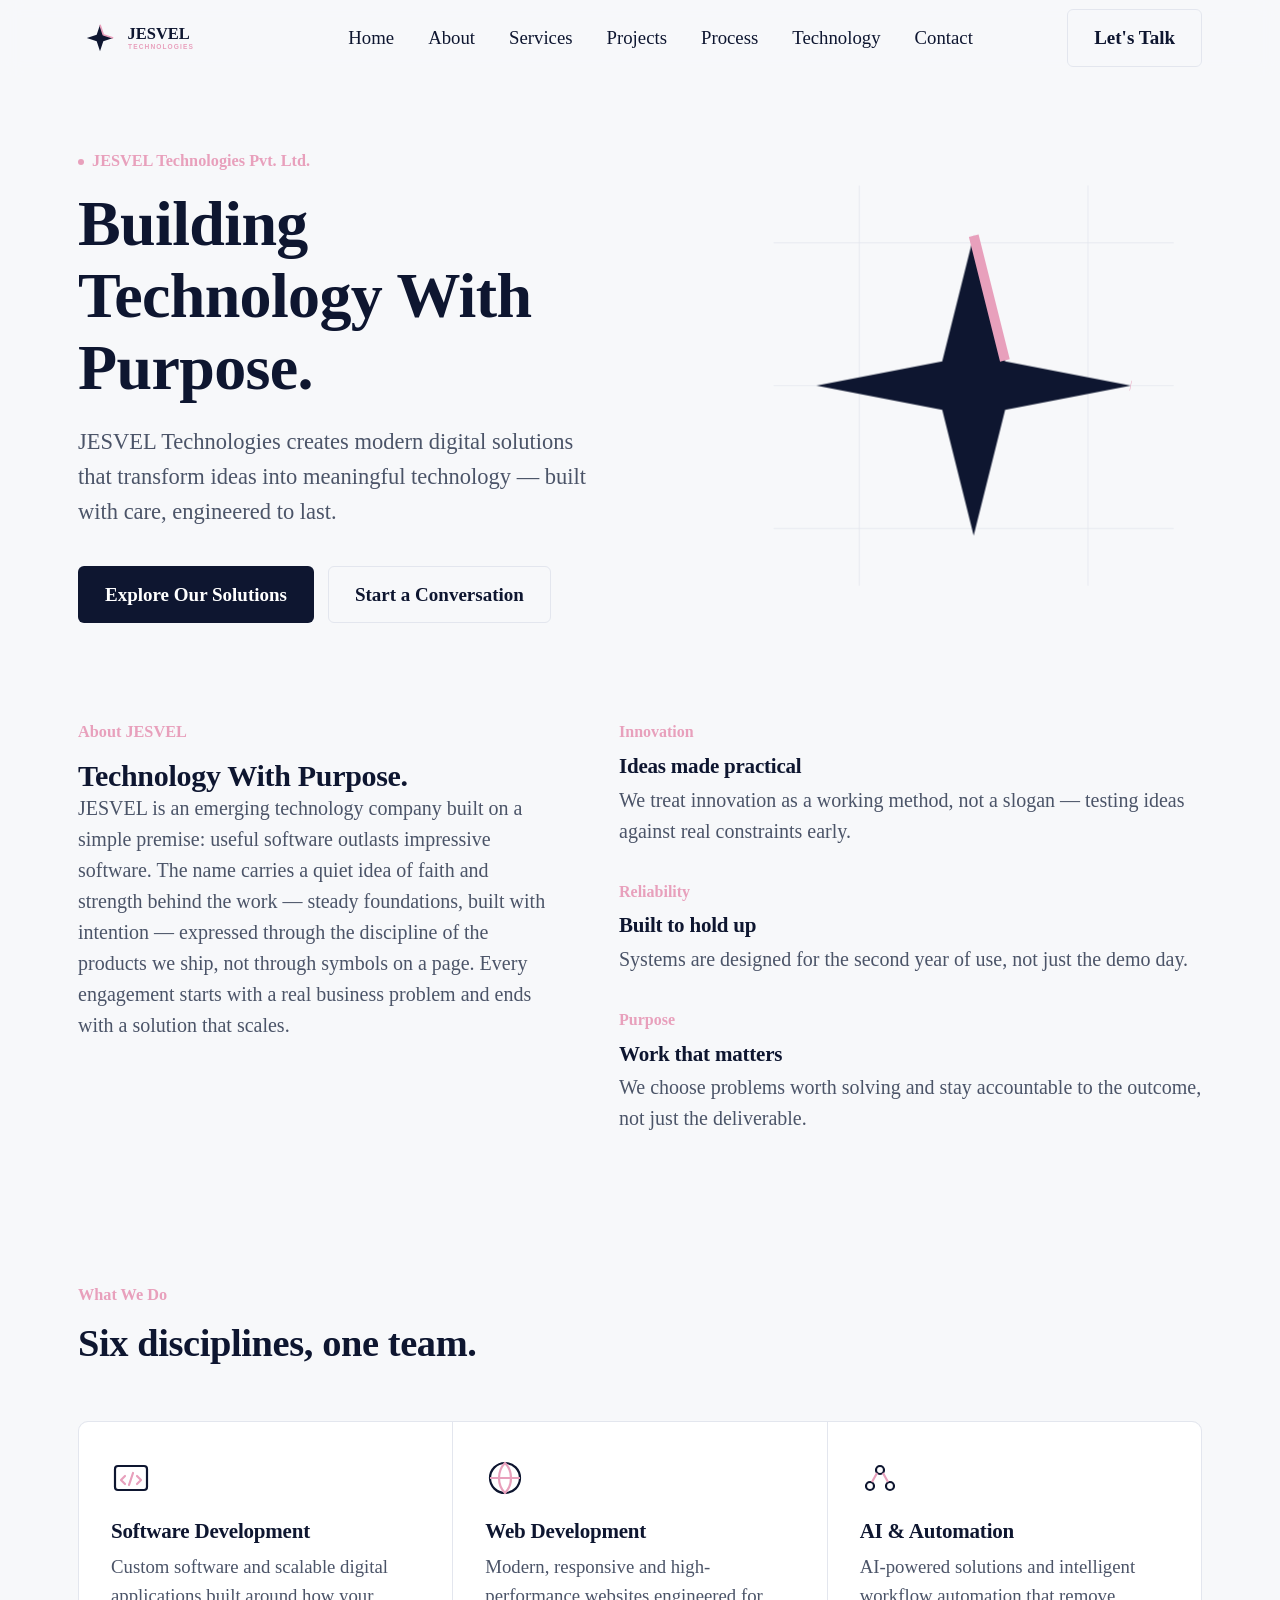
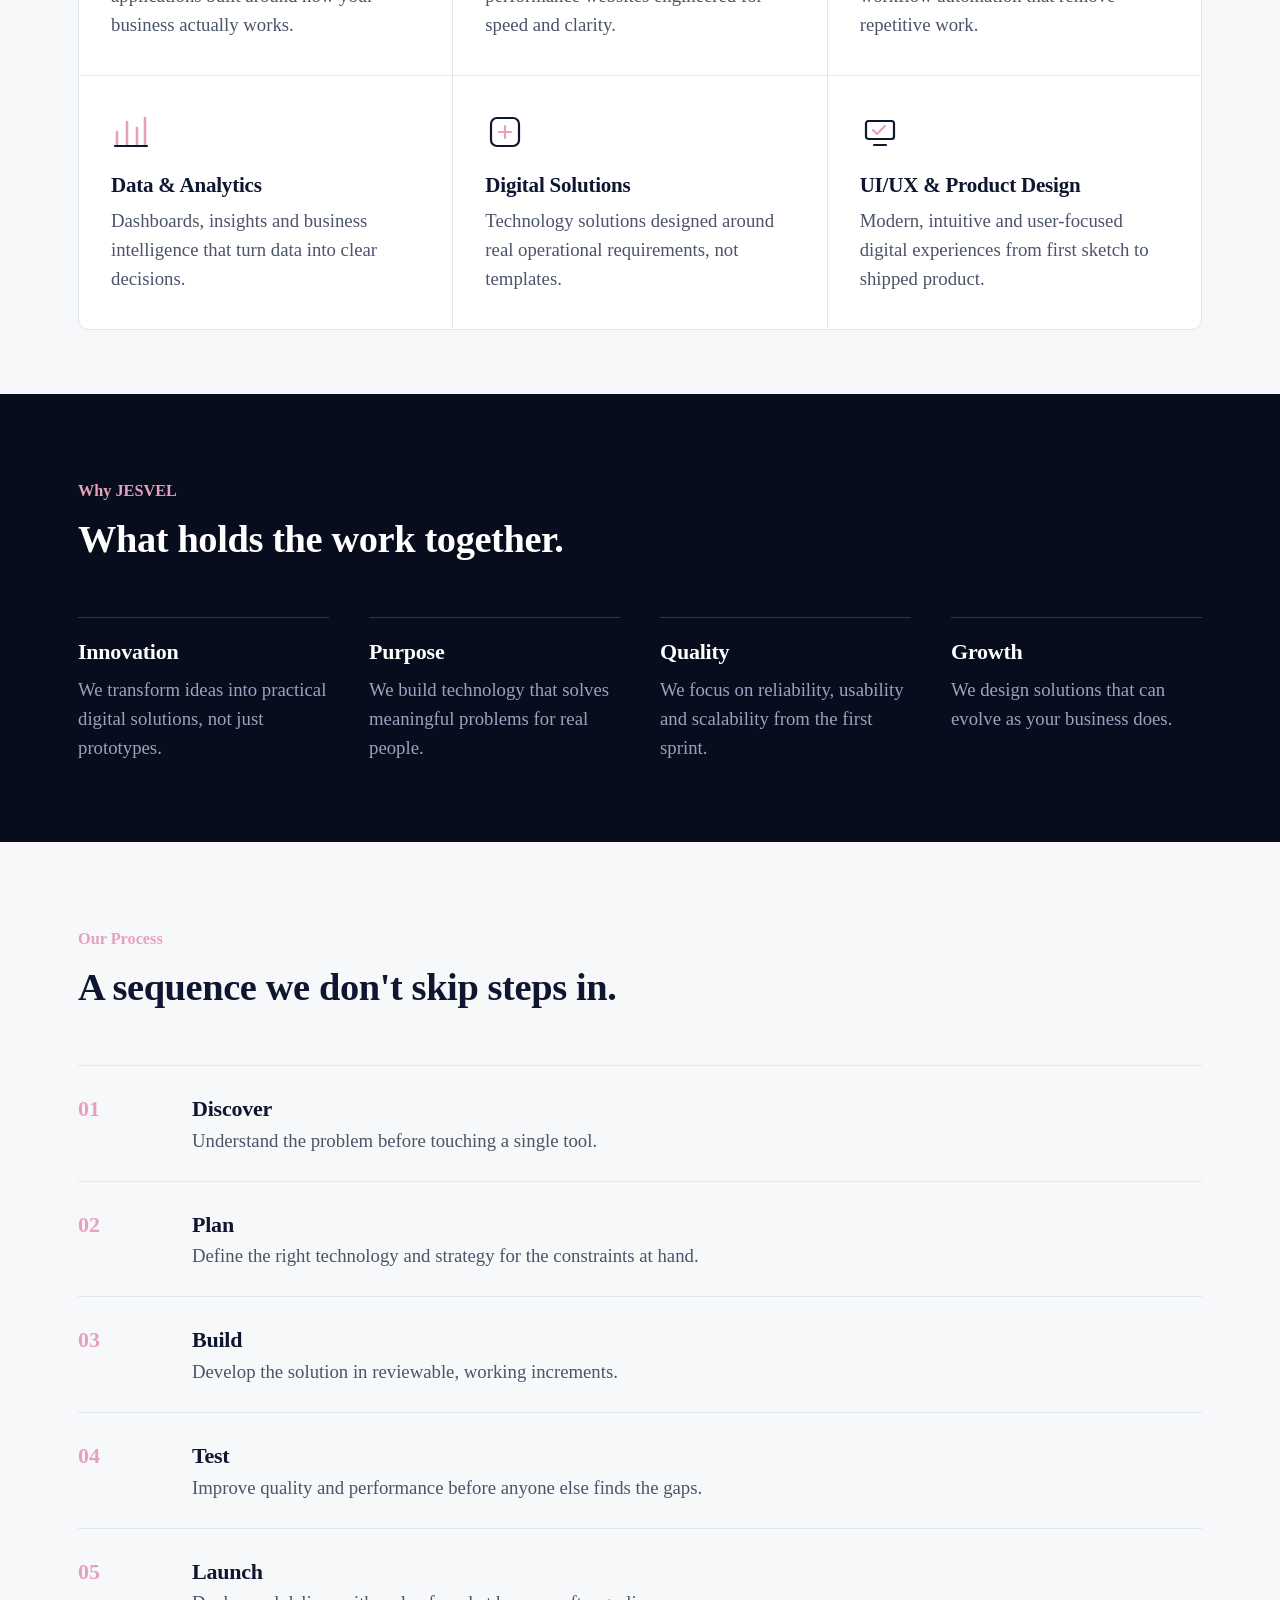
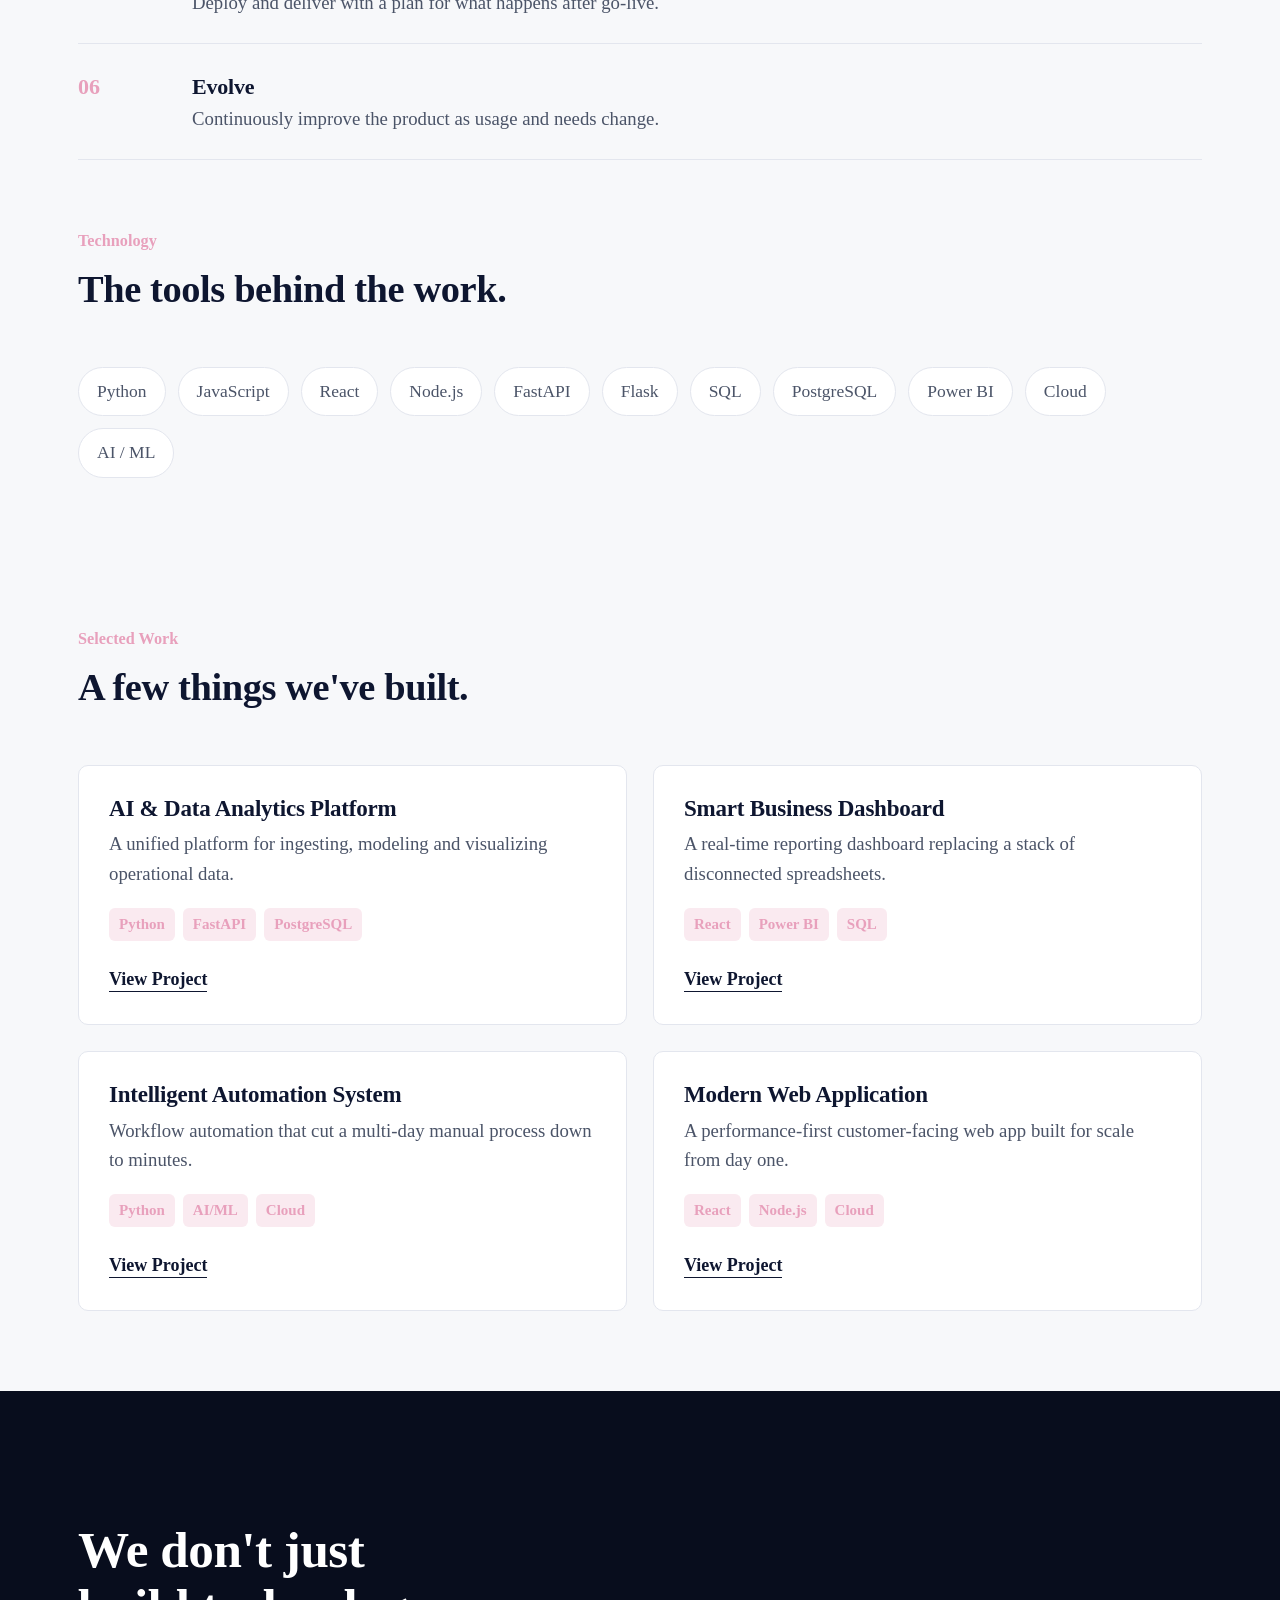
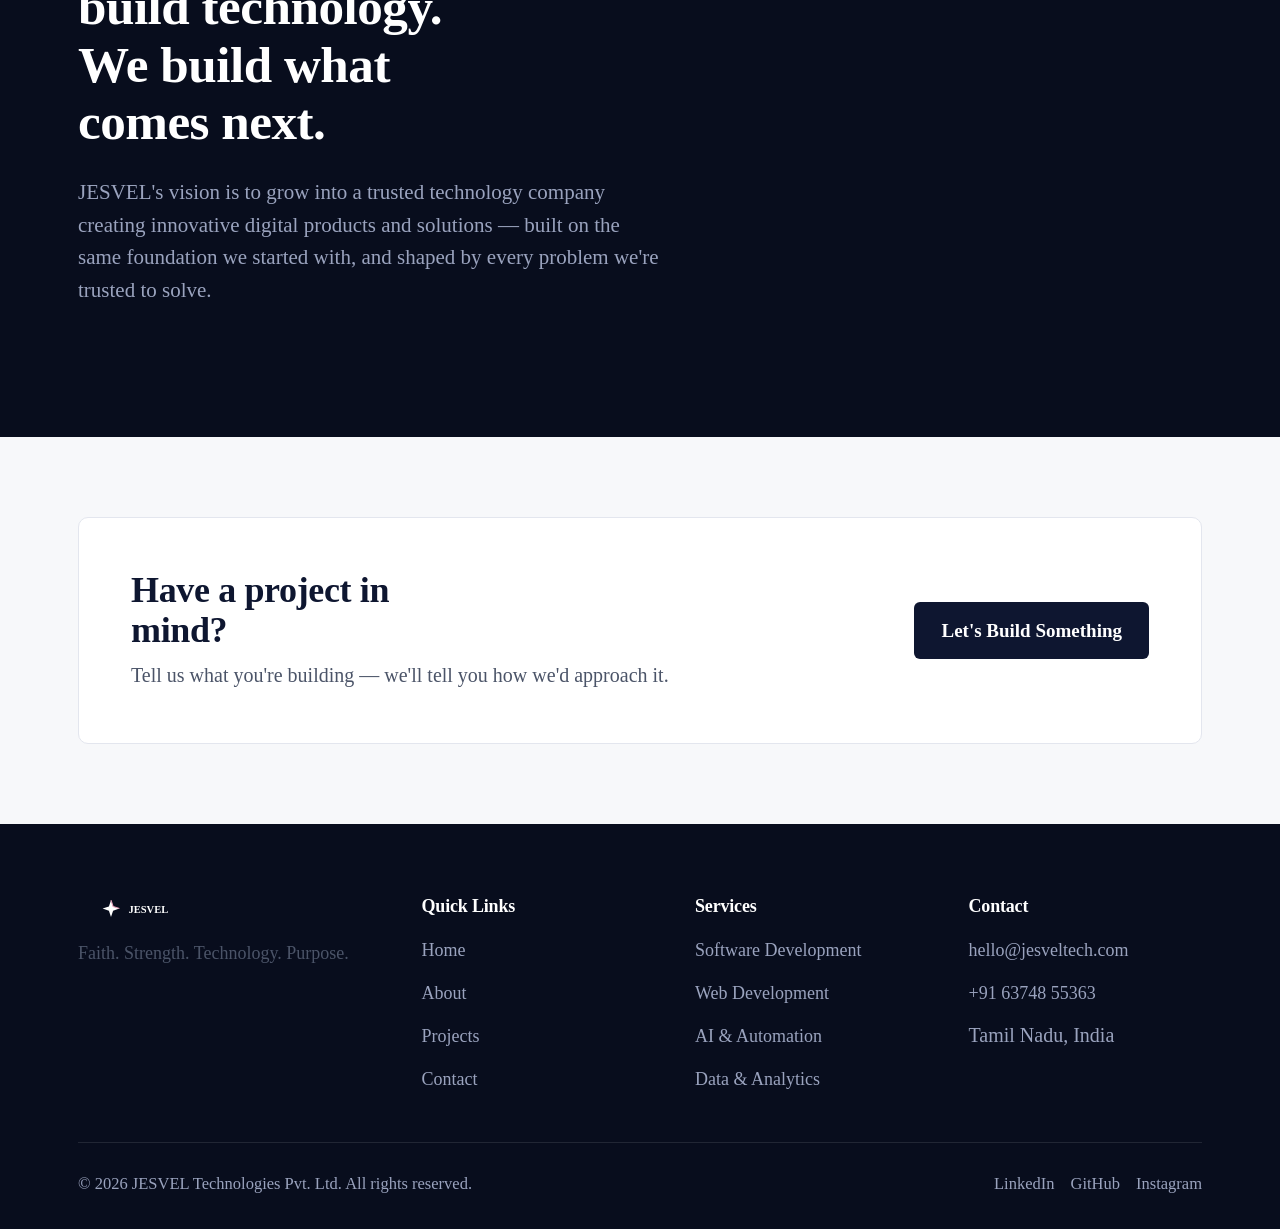
<file: jesvel-website/index.html>
<!DOCTYPE html>
<html lang="en">
<head>
<meta charset="UTF-8">
<meta name="viewport" content="width=device-width, initial-scale=1.0">
<title>JESVEL Technologies — Building Technology With Purpose</title>
<meta name="description" content="JESVEL Technologies creates modern software, web, AI and data solutions that turn ideas into meaningful technology.">

<!-- Open Graph -->
<meta property="og:title" content="JESVEL Technologies — Building Technology With Purpose">
<meta property="og:description" content="Custom software, web platforms, AI automation and data solutions built by JESVEL Technologies Pvt. Ltd.">
<meta property="og:type" content="website">
<meta property="og:image" content="assets/images/og-cover.jpg">

<link rel="icon" type="image/svg+xml" href="assets/icons/favicon.svg">
<link rel="stylesheet" href="css/style.css">
</head>
<body>

<!-- ============================= HEADER ============================= -->
<header class="site-header" id="siteHeader">
  <div class="container nav">
    <a href="index.html" class="nav-logo" aria-label="JESVEL home">
      <svg viewBox="0 0 320 80" xmlns="http://www.w3.org/2000/svg">
        <g transform="translate(4,8)">
          <path d="M36 8 L42 26 L60 32 L42 38 L36 56 L30 38 L12 32 L30 26 Z" fill="#0E1630"/>
          <path d="M36 8 L42 26 L60 32" fill="none" stroke="#E8A0BC" stroke-width="3" stroke-linejoin="round"/>
        </g>
        <text x="90" y="42" font-family="'Times New Roman', Times, serif" font-weight="800" font-size="30" fill="#0E1630">JESVEL</text>
        <text x="91" y="60" font-family="Arial, Helvetica, sans-serif" font-weight="600" font-size="12" letter-spacing="2" fill="#E8A0BC">TECHNOLOGIES</text>
      </svg>
    </a>

    <nav class="nav-links" id="navLinks">
      <a href="index.html">Home</a>
      <a href="about.html">About</a>
      <a href="services.html">Services</a>
      <a href="projects.html">Projects</a>
      <a href="index.html#process">Process</a>
      <a href="index.html#technology">Technology</a>
      <a href="contact.html">Contact</a>
    </nav>

    <div class="nav-cta">
      <a href="contact.html" class="btn btn-ghost">Let's Talk</a>
      <button class="nav-toggle" id="navToggle" aria-label="Toggle menu" aria-expanded="false">
        <span></span>
      </button>
    </div>
  </div>
</header>

<main>

  <!-- ============================= HERO ============================= -->
  <section class="hero">
    <div class="container hero-grid">
      <div class="hero-copy">
        <span class="eyebrow"><span class="eyebrow-dot"></span>JESVEL Technologies Pvt. Ltd.</span>
        <h1>Building Technology With Purpose.</h1>
        <p>JESVEL Technologies creates modern digital solutions that transform ideas into meaningful technology — built with care, engineered to last.</p>
        <div class="hero-actions">
          <a href="services.html" class="btn btn-primary">Explore Our Solutions</a>
          <a href="contact.html" class="btn btn-ghost">Start a Conversation</a>
        </div>
      </div>

      <div class="hero-visual" aria-hidden="true">
        <svg viewBox="0 0 320 320" xmlns="http://www.w3.org/2000/svg">
          <line class="grid-line" x1="20" y1="60" x2="300" y2="60" stroke="#E3E6EE" stroke-width="1"/>
          <line class="grid-line" x1="20" y1="160" x2="300" y2="160" stroke="#E3E6EE" stroke-width="1"/>
          <line class="grid-line" x1="20" y1="260" x2="300" y2="260" stroke="#E3E6EE" stroke-width="1"/>
          <line class="grid-line" x1="80" y1="20" x2="80" y2="300" stroke="#E3E6EE" stroke-width="1"/>
          <line class="grid-line" x1="240" y1="20" x2="240" y2="300" stroke="#E3E6EE" stroke-width="1"/>
          <path class="path-foundation" d="M160 55 L182 143 L270 160 L182 177 L160 265 L138 177 L50 160 L138 143 Z" fill="#0E1630"/>
          <path class="path-ascent" d="M160 55 L182 143 L270 160" fill="none" stroke="#E8A0BC" stroke-width="7" stroke-linejoin="round"/>
        </svg>
      </div>
    </div>
  </section>

  <!-- ============================= ABOUT (condensed) ============================= -->
  <section class="section" id="about">
    <div class="container about-grid reveal">
      <div>
        <span class="eyebrow">About JESVEL</span>
        <h2>Technology With Purpose.</h2>
        <p>JESVEL is an emerging technology company built on a simple premise: useful software outlasts impressive software. The name carries a quiet idea of faith and strength behind the work — steady foundations, built with intention — expressed through the discipline of the products we ship, not through symbols on a page. Every engagement starts with a real business problem and ends with a solution that scales.</p>
      </div>
      <div class="about-values">
        <div class="about-value">
          <span>Innovation</span>
          <h3>Ideas made practical</h3>
          <p>We treat innovation as a working method, not a slogan — testing ideas against real constraints early.</p>
        </div>
        <div class="about-value">
          <span>Reliability</span>
          <h3>Built to hold up</h3>
          <p>Systems are designed for the second year of use, not just the demo day.</p>
        </div>
        <div class="about-value">
          <span>Purpose</span>
          <h3>Work that matters</h3>
          <p>We choose problems worth solving and stay accountable to the outcome, not just the deliverable.</p>
        </div>
      </div>
    </div>
  </section>

  <!-- ============================= WHAT WE DO ============================= -->
  <section class="section section--tight" id="services">
    <div class="container">
      <div class="section-head">
        <span class="eyebrow">What We Do</span>
        <h2>Six disciplines, one team.</h2>
      </div>

      <div class="services-grid reveal-stagger">
        <article class="service-card">
          <div class="service-icon">
            <svg viewBox="0 0 40 40" fill="none"><rect x="4" y="8" width="32" height="24" rx="3" stroke="#0E1630" stroke-width="2.2"/><path d="M14 18l-4 4 4 4M26 18l4 4-4 4M22 15l-4 12" stroke="#E8A0BC" stroke-width="2.2" stroke-linecap="round" stroke-linejoin="round"/></svg>
          </div>
          <h3>Software Development</h3>
          <p>Custom software and scalable digital applications built around how your business actually works.</p>
        </article>

        <article class="service-card">
          <div class="service-icon">
            <svg viewBox="0 0 40 40" fill="none"><circle cx="20" cy="20" r="15" stroke="#0E1630" stroke-width="2.2"/><path d="M5 20h30M20 5c4 4 6 9 6 15s-2 11-6 15c-4-4-6-9-6-15s2-11 6-15z" stroke="#E8A0BC" stroke-width="2.2"/></svg>
          </div>
          <h3>Web Development</h3>
          <p>Modern, responsive and high-performance websites engineered for speed and clarity.</p>
        </article>

        <article class="service-card">
          <div class="service-icon">
            <svg viewBox="0 0 40 40" fill="none"><circle cx="20" cy="12" r="4" stroke="#0E1630" stroke-width="2.2"/><circle cx="10" cy="28" r="4" stroke="#0E1630" stroke-width="2.2"/><circle cx="30" cy="28" r="4" stroke="#0E1630" stroke-width="2.2"/><path d="M17 15l-5 9M23 15l5 9" stroke="#E8A0BC" stroke-width="2.2"/></svg>
          </div>
          <h3>AI &amp; Automation</h3>
          <p>AI-powered solutions and intelligent workflow automation that remove repetitive work.</p>
        </article>

        <article class="service-card">
          <div class="service-icon">
            <svg viewBox="0 0 40 40" fill="none"><path d="M6 34V20M16 34V10M26 34V16M34 34V6" stroke="#E8A0BC" stroke-width="2.6" stroke-linecap="round"/><path d="M4 34h32" stroke="#0E1630" stroke-width="2.2" stroke-linecap="round"/></svg>
          </div>
          <h3>Data &amp; Analytics</h3>
          <p>Dashboards, insights and business intelligence that turn data into clear decisions.</p>
        </article>

        <article class="service-card">
          <div class="service-icon">
            <svg viewBox="0 0 40 40" fill="none"><rect x="6" y="6" width="28" height="28" rx="6" stroke="#0E1630" stroke-width="2.2"/><path d="M14 20h12M20 14v12" stroke="#E8A0BC" stroke-width="2.2" stroke-linecap="round"/></svg>
          </div>
          <h3>Digital Solutions</h3>
          <p>Technology solutions designed around real operational requirements, not templates.</p>
        </article>

        <article class="service-card">
          <div class="service-icon">
            <svg viewBox="0 0 40 40" fill="none"><rect x="6" y="9" width="28" height="18" rx="2.5" stroke="#0E1630" stroke-width="2.2"/><path d="M14 33h12" stroke="#0E1630" stroke-width="2.2" stroke-linecap="round"/><path d="M13 18l4 4 8-8" stroke="#E8A0BC" stroke-width="2.2" stroke-linecap="round" stroke-linejoin="round"/></svg>
          </div>
          <h3>UI/UX &amp; Product Design</h3>
          <p>Modern, intuitive and user-focused digital experiences from first sketch to shipped product.</p>
        </article>
      </div>
    </div>
  </section>

  <!-- ============================= WHY JESVEL ============================= -->
  <section class="section section--dark" id="why">
    <div class="container">
      <div class="section-head">
        <span class="eyebrow">Why JESVEL</span>
        <h2>What holds the work together.</h2>
      </div>

      <div class="why-grid reveal-stagger">
        <div class="why-item">
          <h3>Innovation</h3>
          <p>We transform ideas into practical digital solutions, not just prototypes.</p>
        </div>
        <div class="why-item">
          <h3>Purpose</h3>
          <p>We build technology that solves meaningful problems for real people.</p>
        </div>
        <div class="why-item">
          <h3>Quality</h3>
          <p>We focus on reliability, usability and scalability from the first sprint.</p>
        </div>
        <div class="why-item">
          <h3>Growth</h3>
          <p>We design solutions that can evolve as your business does.</p>
        </div>
      </div>
    </div>
  </section>

  <!-- ============================= PROCESS ============================= -->
  <section class="section" id="process">
    <div class="container">
      <div class="section-head">
        <span class="eyebrow">Our Process</span>
        <h2>A sequence we don't skip steps in.</h2>
      </div>

      <div class="process-list reveal-stagger">
        <div class="process-item">
          <span class="process-index">01</span>
          <div><h3>Discover</h3><p>Understand the problem before touching a single tool.</p></div>
        </div>
        <div class="process-item">
          <span class="process-index">02</span>
          <div><h3>Plan</h3><p>Define the right technology and strategy for the constraints at hand.</p></div>
        </div>
        <div class="process-item">
          <span class="process-index">03</span>
          <div><h3>Build</h3><p>Develop the solution in reviewable, working increments.</p></div>
        </div>
        <div class="process-item">
          <span class="process-index">04</span>
          <div><h3>Test</h3><p>Improve quality and performance before anyone else finds the gaps.</p></div>
        </div>
        <div class="process-item">
          <span class="process-index">05</span>
          <div><h3>Launch</h3><p>Deploy and deliver with a plan for what happens after go-live.</p></div>
        </div>
        <div class="process-item">
          <span class="process-index">06</span>
          <div><h3>Evolve</h3><p>Continuously improve the product as usage and needs change.</p></div>
        </div>
      </div>
    </div>
  </section>

  <!-- ============================= TECHNOLOGY ============================= -->
  <section class="section section--tight" id="technology">
    <div class="container">
      <div class="section-head">
        <span class="eyebrow">Technology</span>
        <h2>The tools behind the work.</h2>
      </div>
      <div class="tech-badges reveal">
        <span class="tech-badge">Python</span>
        <span class="tech-badge">JavaScript</span>
        <span class="tech-badge">React</span>
        <span class="tech-badge">Node.js</span>
        <span class="tech-badge">FastAPI</span>
        <span class="tech-badge">Flask</span>
        <span class="tech-badge">SQL</span>
        <span class="tech-badge">PostgreSQL</span>
        <span class="tech-badge">Power BI</span>
        <span class="tech-badge">Cloud</span>
        <span class="tech-badge">AI / ML</span>
      </div>
    </div>
  </section>

  <!-- ============================= PROJECTS (preview) ============================= -->
  <section class="section" id="projects">
    <div class="container">
      <div class="section-head">
        <span class="eyebrow">Selected Work</span>
        <h2>A few things we've built.</h2>
      </div>

      <div class="projects-grid reveal-stagger">
        <article class="project-card">
          <h3>AI &amp; Data Analytics Platform</h3>
          <p>A unified platform for ingesting, modeling and visualizing operational data.</p>
          <div class="project-tags">
            <span class="project-tag">Python</span><span class="project-tag">FastAPI</span><span class="project-tag">PostgreSQL</span>
          </div>
          <a href="projects.html" class="project-link">View Project</a>
        </article>

        <article class="project-card">
          <h3>Smart Business Dashboard</h3>
          <p>A real-time reporting dashboard replacing a stack of disconnected spreadsheets.</p>
          <div class="project-tags">
            <span class="project-tag">React</span><span class="project-tag">Power BI</span><span class="project-tag">SQL</span>
          </div>
          <a href="projects.html" class="project-link">View Project</a>
        </article>

        <article class="project-card">
          <h3>Intelligent Automation System</h3>
          <p>Workflow automation that cut a multi-day manual process down to minutes.</p>
          <div class="project-tags">
            <span class="project-tag">Python</span><span class="project-tag">AI/ML</span><span class="project-tag">Cloud</span>
          </div>
          <a href="projects.html" class="project-link">View Project</a>
        </article>

        <article class="project-card">
          <h3>Modern Web Application</h3>
          <p>A performance-first customer-facing web app built for scale from day one.</p>
          <div class="project-tags">
            <span class="project-tag">React</span><span class="project-tag">Node.js</span><span class="project-tag">Cloud</span>
          </div>
          <a href="projects.html" class="project-link">View Project</a>
        </article>
      </div>
    </div>
  </section>

  <!-- ============================= FUTURE VISION ============================= -->
  <section class="section--dark vision">
    <div class="container reveal">
      <h2>We don't just build technology. We build what comes next.</h2>
      <p>JESVEL's vision is to grow into a trusted technology company creating innovative digital products and solutions — built on the same foundation we started with, and shaped by every problem we're trusted to solve.</p>
    </div>
  </section>

  <!-- ============================= CONTACT CTA ============================= -->
  <section class="section">
    <div class="container">
      <div class="contact-cta reveal">
        <div>
          <h2>Have a project in mind?</h2>
          <p>Tell us what you're building — we'll tell you how we'd approach it.</p>
        </div>
        <a href="contact.html" class="btn btn-primary">Let's Build Something</a>
      </div>
    </div>
  </section>

</main>

<!-- ============================= FOOTER ============================= -->
<footer class="site-footer">
  <div class="container">
    <div class="footer-top">
      <div class="footer-brand">
        <svg viewBox="0 0 320 80" width="150" xmlns="http://www.w3.org/2000/svg">
          <g transform="translate(4,4)">
            <path d="M36 8 L42 26 L60 32 L42 38 L36 56 L30 38 L12 32 L30 26 Z" fill="#FFFFFF"/>
            <path d="M36 8 L42 26 L60 32" fill="none" stroke="#E8A0BC" stroke-width="3" stroke-linejoin="round"/>
          </g>
          <text x="90" y="48" font-family="'Times New Roman', Times, serif" font-weight="800" font-size="30" fill="#FFFFFF">JESVEL</text>
        </svg>
        <p>Faith. Strength. Technology. Purpose.</p>
      </div>

      <div class="footer-col">
        <h4>Quick Links</h4>
        <ul>
          <li><a href="index.html">Home</a></li>
          <li><a href="about.html">About</a></li>
          <li><a href="projects.html">Projects</a></li>
          <li><a href="contact.html">Contact</a></li>
        </ul>
      </div>

      <div class="footer-col">
        <h4>Services</h4>
        <ul>
          <li><a href="services.html">Software Development</a></li>
          <li><a href="services.html">Web Development</a></li>
          <li><a href="services.html">AI &amp; Automation</a></li>
          <li><a href="services.html">Data &amp; Analytics</a></li>
        </ul>
      </div>

      <div class="footer-col">
        <h4>Contact</h4>
        <ul>
          <li><a href="mailto:hello@jesveltech.com">hello@jesveltech.com</a></li>
          <li><a href="tel:+916374855363">+91 63748 55363</a></li>
          <li>Tamil Nadu, India</li>
        </ul>
      </div>
    </div>

    <div class="footer-bottom">
      <span>© 2026 JESVEL Technologies Pvt. Ltd. All rights reserved.</span>
      <div class="social-links">
        <a href="#" aria-label="LinkedIn">LinkedIn</a>
        <a href="#" aria-label="GitHub">GitHub</a>
        <a href="#" aria-label="Instagram">Instagram</a>
      </div>
    </div>
  </div>
</footer>

<script src="js/script.js"></script>
</body>
</html>
</file>
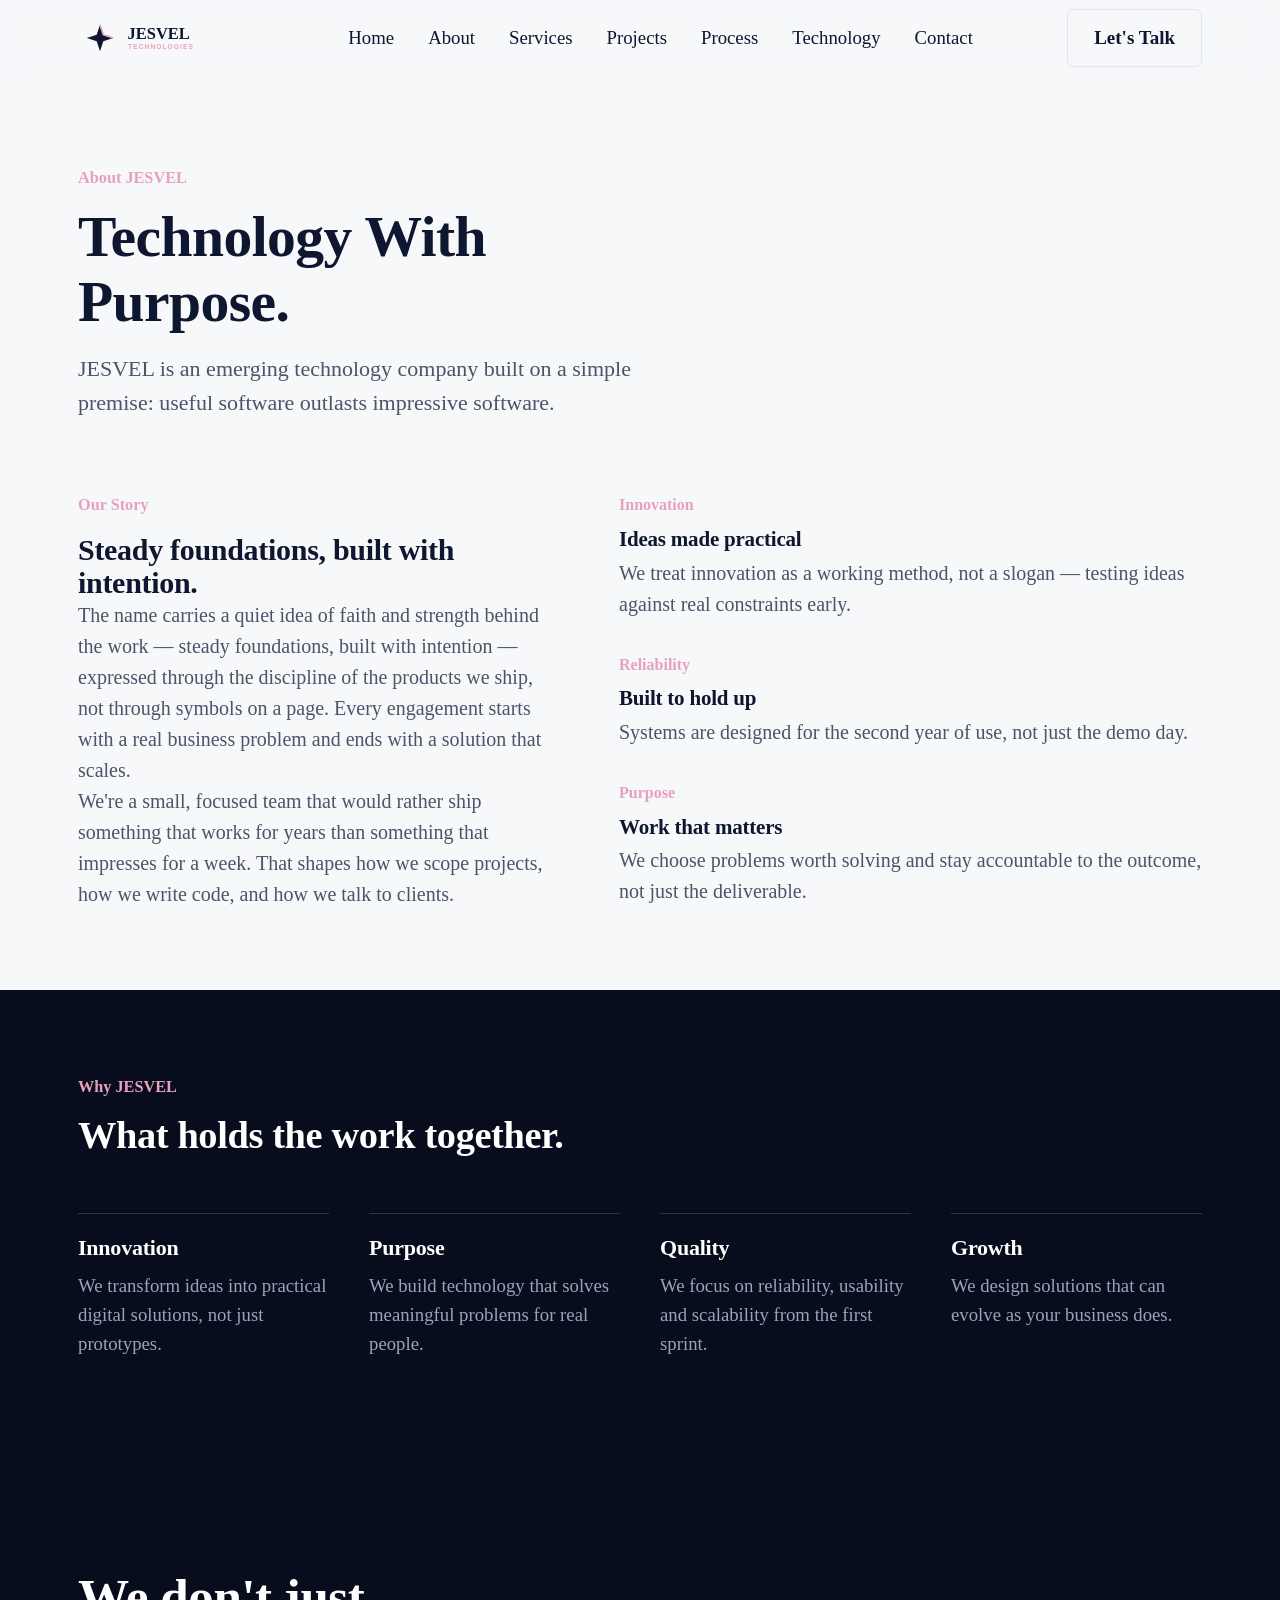
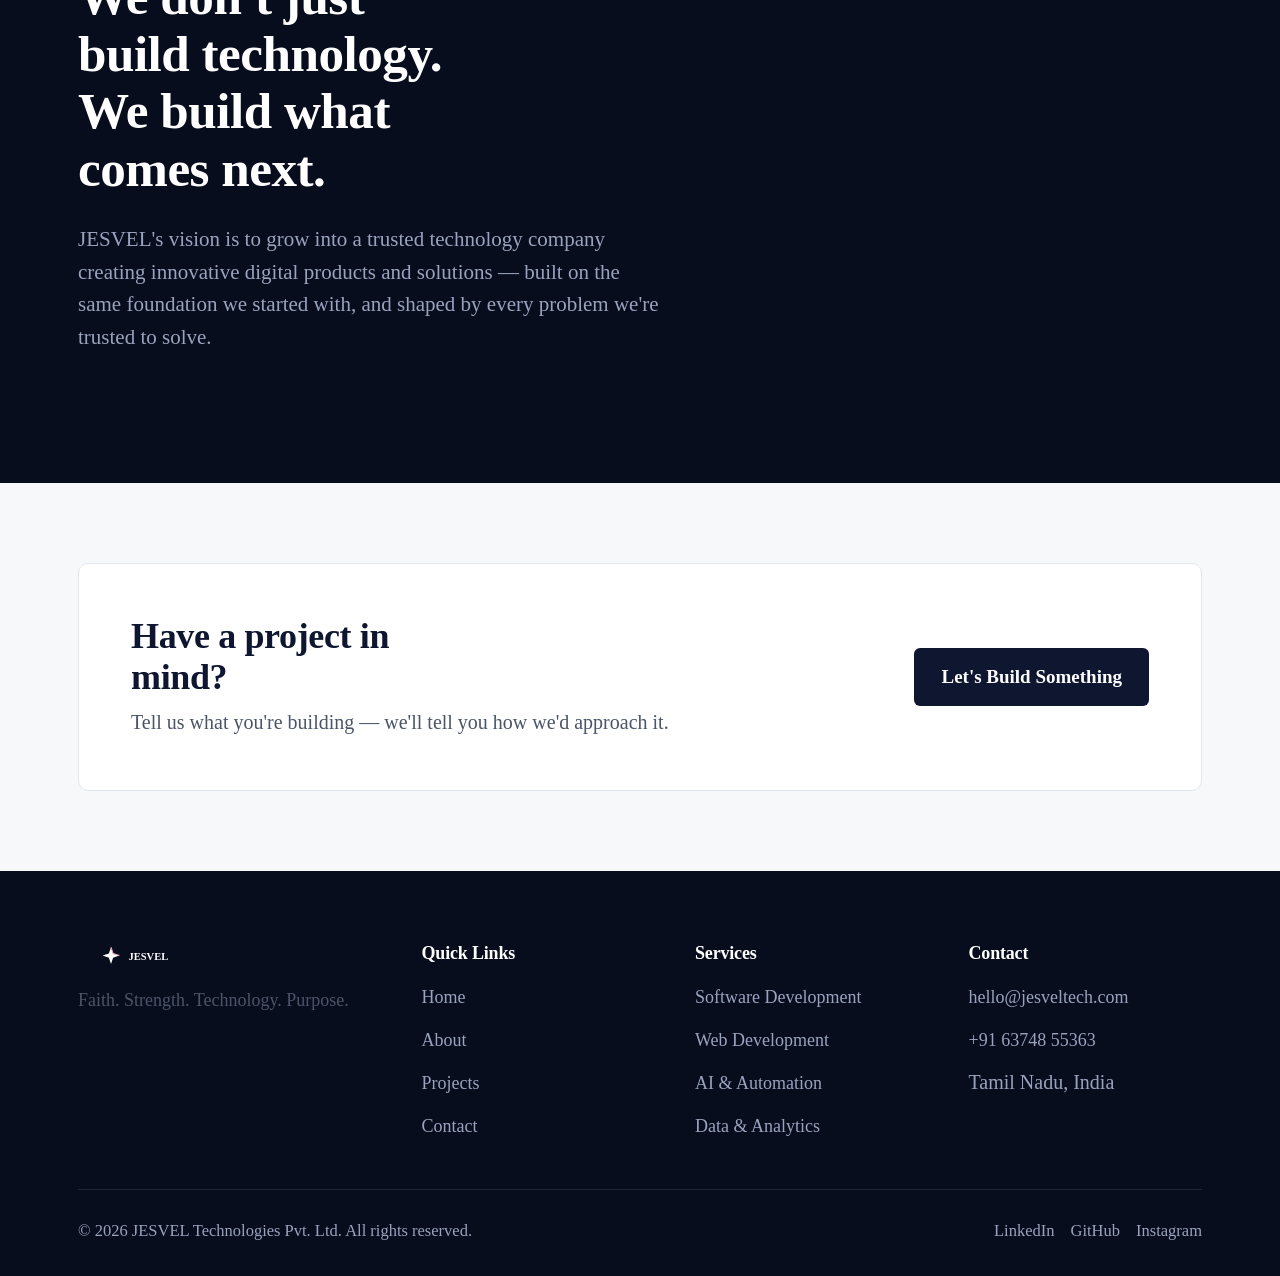
<file: jesvel-website/about.html>
<!DOCTYPE html>
<html lang="en">
<head>
<meta charset="UTF-8">
<meta name="viewport" content="width=device-width, initial-scale=1.0">
<title>About — JESVEL Technologies</title>
<meta name="description" content="Learn about JESVEL Technologies — our story, values and what holds our work together.">

<!-- Open Graph -->
<meta property="og:title" content="About — JESVEL Technologies">
<meta property="og:description" content="JESVEL is an emerging technology company built on a simple premise: useful software outlasts impressive software.">
<meta property="og:type" content="website">

<link rel="icon" type="image/svg+xml" href="assets/icons/favicon.svg">
<link rel="stylesheet" href="css/style.css">
</head>
<body>

<!-- ============================= HEADER ============================= -->
<header class="site-header" id="siteHeader">
  <div class="container nav">
    <a href="index.html" class="nav-logo" aria-label="JESVEL home">
      <svg viewBox="0 0 320 80" xmlns="http://www.w3.org/2000/svg">
        <g transform="translate(4,8)">
          <path d="M36 8 L42 26 L60 32 L42 38 L36 56 L30 38 L12 32 L30 26 Z" fill="#0E1630"/>
          <path d="M36 8 L42 26 L60 32" fill="none" stroke="#E8A0BC" stroke-width="3" stroke-linejoin="round"/>
        </g>
        <text x="90" y="42" font-family="'Times New Roman', Times, serif" font-weight="800" font-size="30" fill="#0E1630">JESVEL</text>
        <text x="91" y="60" font-family="Arial, Helvetica, sans-serif" font-weight="600" font-size="12" letter-spacing="2" fill="#E8A0BC">TECHNOLOGIES</text>
      </svg>
    </a>

    <nav class="nav-links" id="navLinks">
      <a href="index.html">Home</a>
      <a href="about.html">About</a>
      <a href="services.html">Services</a>
      <a href="projects.html">Projects</a>
      <a href="index.html#process">Process</a>
      <a href="index.html#technology">Technology</a>
      <a href="contact.html">Contact</a>
    </nav>

    <div class="nav-cta">
      <a href="contact.html" class="btn btn-ghost">Let's Talk</a>
      <button class="nav-toggle" id="navToggle" aria-label="Toggle menu" aria-expanded="false">
        <span></span>
      </button>
    </div>
  </div>
</header>

<main>

  <!-- ============================= ABOUT HERO ============================= -->
  <section class="hero contact-hero">
    <div class="container">
      <span class="eyebrow"><span class="eyebrow-dot"></span>About JESVEL</span>
      <h1>Technology With Purpose.</h1>
      <p>JESVEL is an emerging technology company built on a simple premise: useful software outlasts impressive software.</p>
    </div>
  </section>

  <!-- ============================= ABOUT (full) ============================= -->
  <section class="section">
    <div class="container about-grid reveal">
      <div>
        <span class="eyebrow">Our Story</span>
        <h2>Steady foundations, built with intention.</h2>
        <p>The name carries a quiet idea of faith and strength behind the work — steady foundations, built with intention — expressed through the discipline of the products we ship, not through symbols on a page. Every engagement starts with a real business problem and ends with a solution that scales.</p>
        <p>We're a small, focused team that would rather ship something that works for years than something that impresses for a week. That shapes how we scope projects, how we write code, and how we talk to clients.</p>
      </div>
      <div class="about-values">
        <div class="about-value">
          <span>Innovation</span>
          <h3>Ideas made practical</h3>
          <p>We treat innovation as a working method, not a slogan — testing ideas against real constraints early.</p>
        </div>
        <div class="about-value">
          <span>Reliability</span>
          <h3>Built to hold up</h3>
          <p>Systems are designed for the second year of use, not just the demo day.</p>
        </div>
        <div class="about-value">
          <span>Purpose</span>
          <h3>Work that matters</h3>
          <p>We choose problems worth solving and stay accountable to the outcome, not just the deliverable.</p>
        </div>
      </div>
    </div>
  </section>

  <!-- ============================= WHY JESVEL ============================= -->
  <section class="section section--dark" id="why">
    <div class="container">
      <div class="section-head">
        <span class="eyebrow">Why JESVEL</span>
        <h2>What holds the work together.</h2>
      </div>

      <div class="why-grid reveal-stagger">
        <div class="why-item">
          <h3>Innovation</h3>
          <p>We transform ideas into practical digital solutions, not just prototypes.</p>
        </div>
        <div class="why-item">
          <h3>Purpose</h3>
          <p>We build technology that solves meaningful problems for real people.</p>
        </div>
        <div class="why-item">
          <h3>Quality</h3>
          <p>We focus on reliability, usability and scalability from the first sprint.</p>
        </div>
        <div class="why-item">
          <h3>Growth</h3>
          <p>We design solutions that can evolve as your business does.</p>
        </div>
      </div>
    </div>
  </section>

  <!-- ============================= FUTURE VISION ============================= -->
  <section class="section--dark vision">
    <div class="container reveal">
      <h2>We don't just build technology. We build what comes next.</h2>
      <p>JESVEL's vision is to grow into a trusted technology company creating innovative digital products and solutions — built on the same foundation we started with, and shaped by every problem we're trusted to solve.</p>
    </div>
  </section>

  <!-- ============================= CONTACT CTA ============================= -->
  <section class="section">
    <div class="container">
      <div class="contact-cta reveal">
        <div>
          <h2>Have a project in mind?</h2>
          <p>Tell us what you're building — we'll tell you how we'd approach it.</p>
        </div>
        <a href="contact.html" class="btn btn-primary">Let's Build Something</a>
      </div>
    </div>
  </section>

</main>

<!-- ============================= FOOTER ============================= -->
<footer class="site-footer">
  <div class="container">
    <div class="footer-top">
      <div class="footer-brand">
        <svg viewBox="0 0 320 80" width="150" xmlns="http://www.w3.org/2000/svg">
          <g transform="translate(4,4)">
            <path d="M36 8 L42 26 L60 32 L42 38 L36 56 L30 38 L12 32 L30 26 Z" fill="#FFFFFF"/>
            <path d="M36 8 L42 26 L60 32" fill="none" stroke="#E8A0BC" stroke-width="3" stroke-linejoin="round"/>
          </g>
          <text x="90" y="48" font-family="'Times New Roman', Times, serif" font-weight="800" font-size="30" fill="#FFFFFF">JESVEL</text>
        </svg>
        <p>Faith. Strength. Technology. Purpose.</p>
      </div>

      <div class="footer-col">
        <h4>Quick Links</h4>
        <ul>
          <li><a href="index.html">Home</a></li>
          <li><a href="about.html">About</a></li>
          <li><a href="projects.html">Projects</a></li>
          <li><a href="contact.html">Contact</a></li>
        </ul>
      </div>

      <div class="footer-col">
        <h4>Services</h4>
        <ul>
          <li><a href="services.html">Software Development</a></li>
          <li><a href="services.html">Web Development</a></li>
          <li><a href="services.html">AI &amp; Automation</a></li>
          <li><a href="services.html">Data &amp; Analytics</a></li>
        </ul>
      </div>

      <div class="footer-col">
        <h4>Contact</h4>
        <ul>
          <li><a href="mailto:hello@jesveltech.com">hello@jesveltech.com</a></li>
          <li><a href="tel:+916374855363">+91 63748 55363</a></li>
          <li>Tamil Nadu, India</li>
        </ul>
      </div>
    </div>

    <div class="footer-bottom">
      <span>© 2026 JESVEL Technologies Pvt. Ltd. All rights reserved.</span>
      <div class="social-links">
        <a href="#" aria-label="LinkedIn">LinkedIn</a>
        <a href="#" aria-label="GitHub">GitHub</a>
        <a href="#" aria-label="Instagram">Instagram</a>
      </div>
    </div>
  </div>
</footer>

<script src="js/script.js"></script>
</body>
</html>
</file>
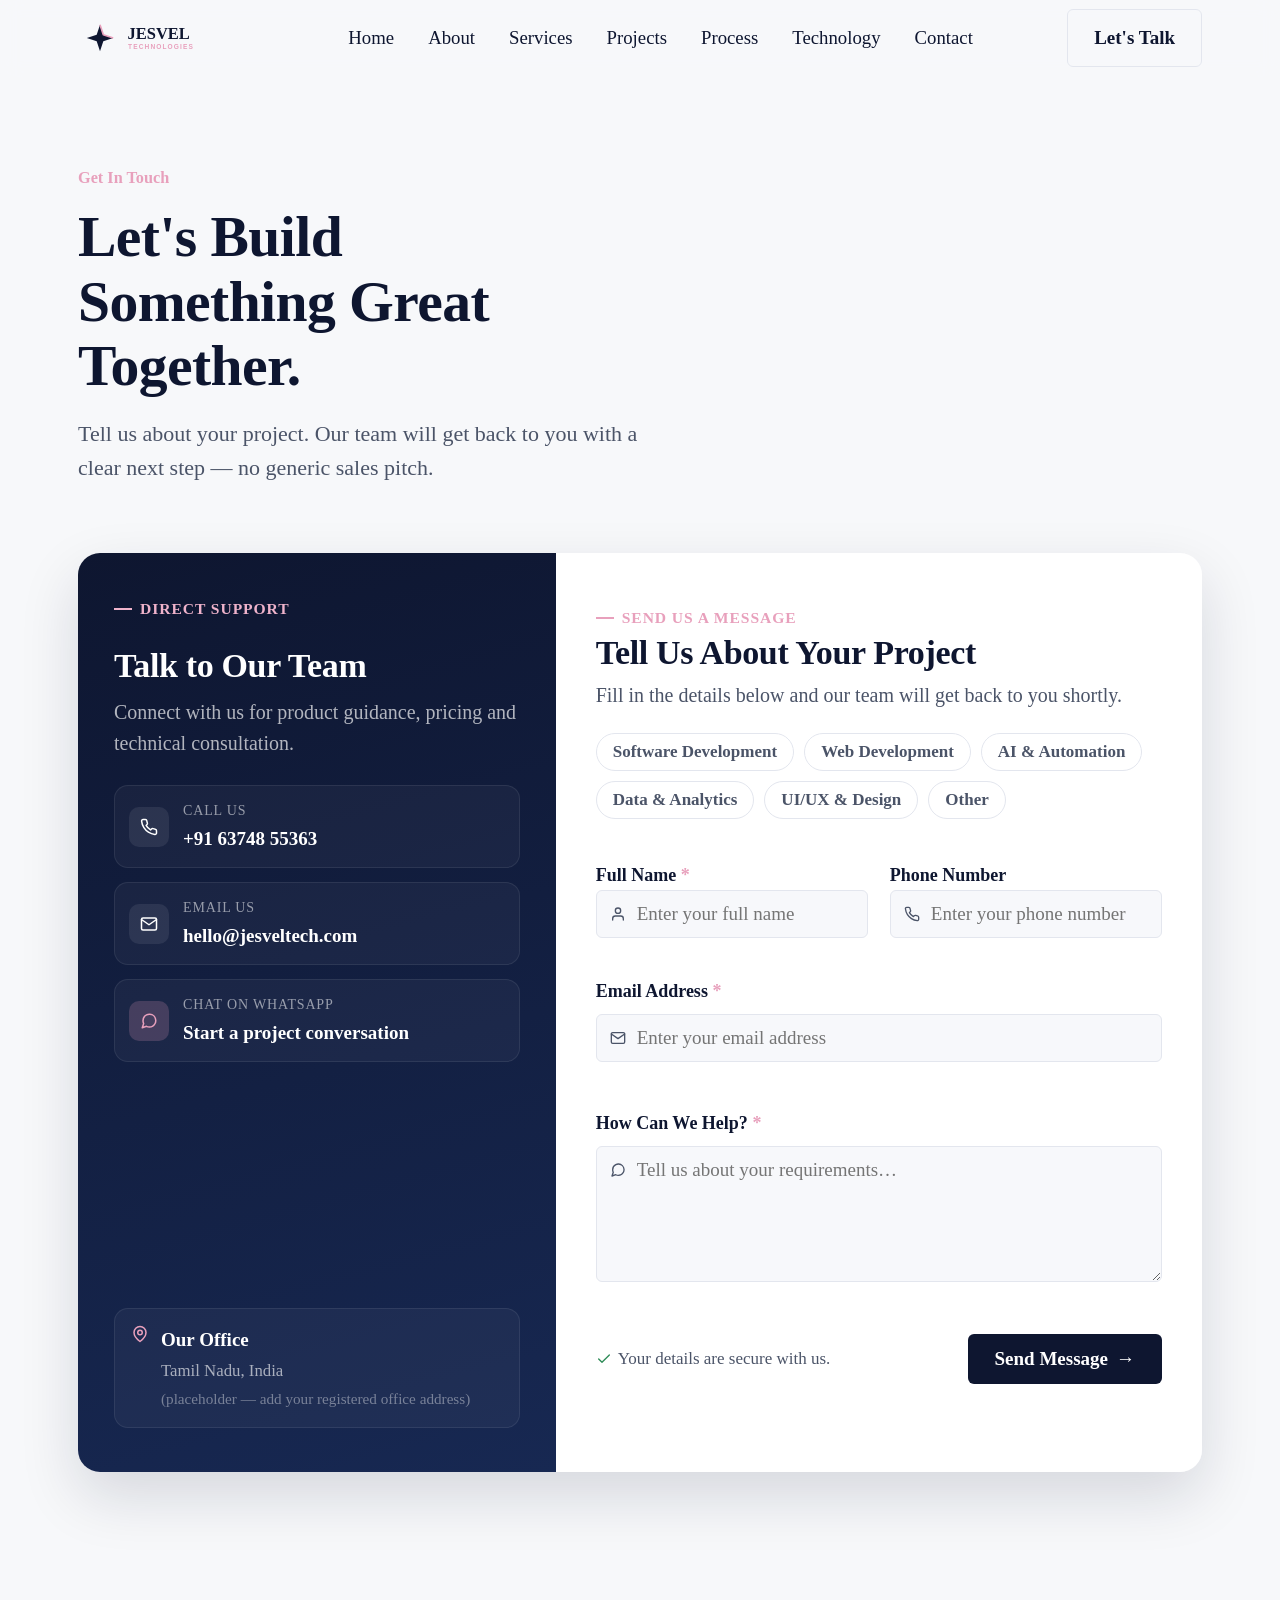
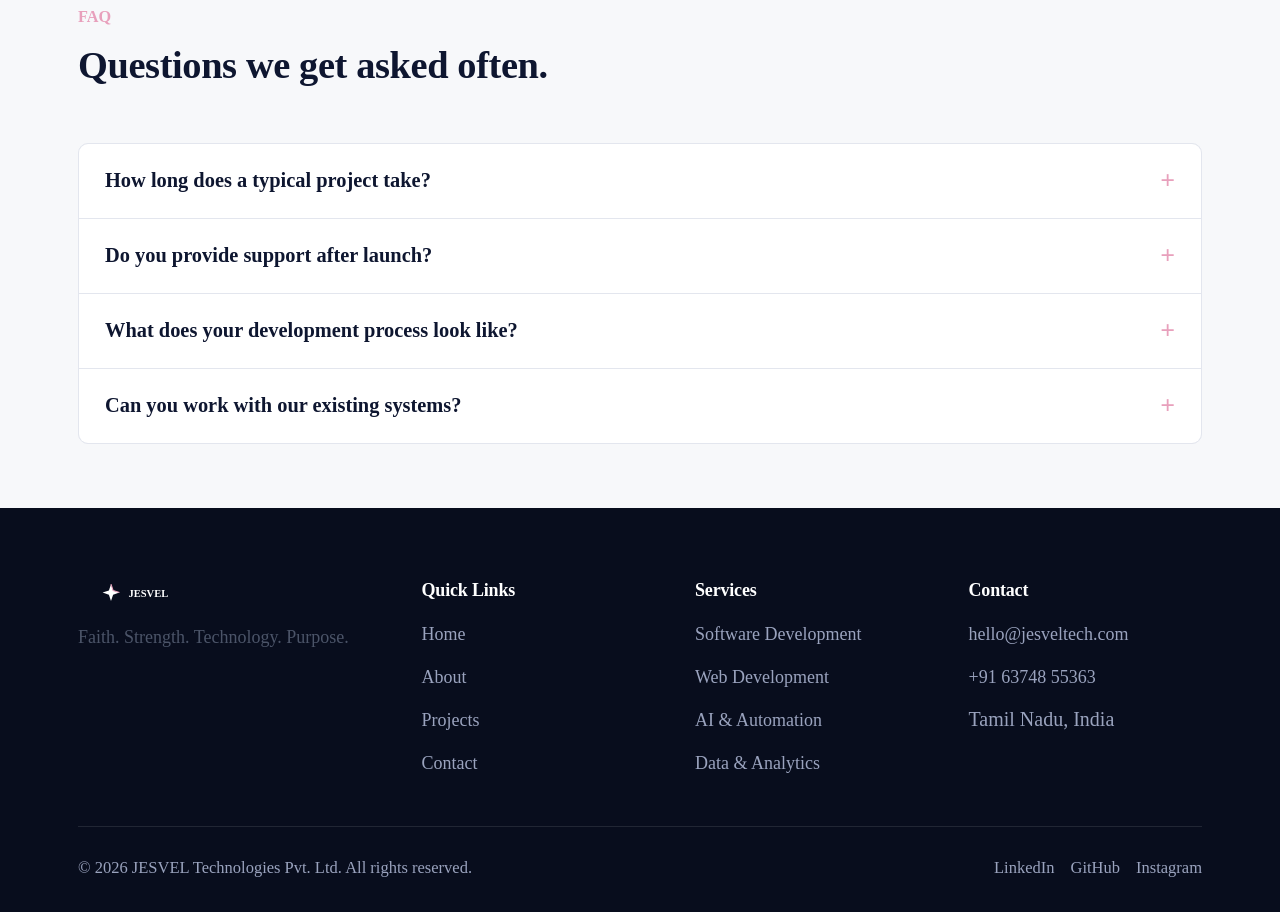
<file: jesvel-website/contact.html>
<!DOCTYPE html>
<html lang="en">
<head>
<meta charset="UTF-8">
<meta name="viewport" content="width=device-width, initial-scale=1.0">
<title>Contact — JESVEL Technologies</title>
<meta name="description" content="Get in touch with JESVEL Technologies for custom software, web development, AI automation and data solutions.">

<!-- Open Graph -->
<meta property="og:title" content="Contact — JESVEL Technologies">
<meta property="og:description" content="Tell us about your project — JESVEL Technologies will get back to you with next steps.">
<meta property="og:type" content="website">

<link rel="icon" type="image/svg+xml" href="assets/icons/favicon.svg">
<link rel="stylesheet" href="css/style.css">
</head>
<body>

<!-- ============================= HEADER ============================= -->
<header class="site-header" id="siteHeader">
  <div class="container nav">
    <a href="index.html" class="nav-logo" aria-label="JESVEL home">
      <svg viewBox="0 0 320 80" xmlns="http://www.w3.org/2000/svg">
        <g transform="translate(4,8)">
          <path d="M36 8 L42 26 L60 32 L42 38 L36 56 L30 38 L12 32 L30 26 Z" fill="#0E1630"/>
          <path d="M36 8 L42 26 L60 32" fill="none" stroke="#E8A0BC" stroke-width="3" stroke-linejoin="round"/>
        </g>
        <text x="90" y="42" font-family="'Times New Roman', Times, serif" font-weight="800" font-size="30" fill="#0E1630">JESVEL</text>
        <text x="91" y="60" font-family="Arial, Helvetica, sans-serif" font-weight="600" font-size="12" letter-spacing="2" fill="#E8A0BC">TECHNOLOGIES</text>
      </svg>
    </a>

    <nav class="nav-links" id="navLinks">
      <a href="index.html">Home</a>
      <a href="about.html">About</a>
      <a href="services.html">Services</a>
      <a href="projects.html">Projects</a>
      <a href="index.html#process">Process</a>
      <a href="index.html#technology">Technology</a>
      <a href="contact.html">Contact</a>
    </nav>

    <div class="nav-cta">
      <a href="contact.html" class="btn btn-ghost">Let's Talk</a>
      <button class="nav-toggle" id="navToggle" aria-label="Toggle menu" aria-expanded="false">
        <span></span>
      </button>
    </div>
  </div>
</header>

<main>

  <!-- ============================= CONTACT HERO ============================= -->
  <section class="hero contact-hero">
    <div class="container">
      <span class="eyebrow"><span class="eyebrow-dot"></span>Get In Touch</span>
      <h1>Let's Build Something Great Together.</h1>
      <p>Tell us about your project. Our team will get back to you with a clear next step — no generic sales pitch.</p>
    </div>
  </section>

  <!-- ============================= CONTACT DETAILS + FORM ============================= -->
  <section class="section section--tight">
    <div class="container reveal">
      <div class="contact-split-card">

        <!-- Direct support -->
        <aside class="contact-support">
          <span class="split-eyebrow split-eyebrow--light"><span class="split-eyebrow-bar"></span>Direct Support</span>
          <h2>Talk to Our Team</h2>
          <p>Connect with us for product guidance, pricing and technical consultation.</p>

          <div class="support-rows">
            <a class="support-row" href="tel:+916374855363">
              <span class="support-icon">
                <svg viewBox="0 0 24 24" fill="none" stroke="currentColor" stroke-width="2" stroke-linecap="round" stroke-linejoin="round"><path d="M22 16.92v3a2 2 0 0 1-2.18 2 19.79 19.79 0 0 1-8.63-3.07 19.5 19.5 0 0 1-6-6 19.79 19.79 0 0 1-3.07-8.67A2 2 0 0 1 4.11 2h3a2 2 0 0 1 2 1.72c.127.96.361 1.903.7 2.81a2 2 0 0 1-.45 2.11L8.09 9.91a16 16 0 0 0 6 6l1.27-1.27a2 2 0 0 1 2.11-.45c.907.339 1.85.573 2.81.7A2 2 0 0 1 22 16.92z"/></svg>
              </span>
              <span class="support-copy">
                <span class="support-label">Call Us</span>
                <span class="support-value">+91 63748 55363</span>
              </span>
            </a>

            <a class="support-row" href="mailto:hello@jesveltech.com">
              <span class="support-icon">
                <svg viewBox="0 0 24 24" fill="none" stroke="currentColor" stroke-width="2" stroke-linecap="round" stroke-linejoin="round"><rect x="2" y="4" width="20" height="16" rx="2"/><path d="m22 6-10 7L2 6"/></svg>
              </span>
              <span class="support-copy">
                <span class="support-label">Email Us</span>
                <span class="support-value">hello@jesveltech.com</span>
              </span>
            </a>

            <a class="support-row" href="https://wa.me/916374855363" target="_blank" rel="noopener">
              <span class="support-icon support-icon--accent">
                <svg viewBox="0 0 24 24" fill="none" stroke="currentColor" stroke-width="2" stroke-linecap="round" stroke-linejoin="round"><path d="M21 11.5a8.38 8.38 0 0 1-.9 3.8 8.5 8.5 0 0 1-7.6 4.7 8.38 8.38 0 0 1-3.8-.9L3 21l1.9-5.7a8.38 8.38 0 0 1-.9-3.8 8.5 8.5 0 0 1 4.7-7.6 8.38 8.38 0 0 1 3.8-.9h.5a8.48 8.48 0 0 1 8 8v.5z"/></svg>
              </span>
              <span class="support-copy">
                <span class="support-label">Chat on WhatsApp</span>
                <span class="support-value">Start a project conversation</span>
              </span>
            </a>
          </div>

          <div class="support-office">
            <span class="office-pin">
              <svg viewBox="0 0 24 24" fill="none" stroke="currentColor" stroke-width="2" stroke-linecap="round" stroke-linejoin="round"><path d="M20 10c0 6-8 12-8 12s-8-6-8-12a8 8 0 0 1 16 0z"/><circle cx="12" cy="10" r="3"/></svg>
            </span>
            <div>
              <strong>Our Office</strong>
              <p>Tamil Nadu, India <em>(placeholder — add your registered office address)</em></p>
            </div>
          </div>
        </aside>

        <!-- Message form -->
        <div class="contact-form-panel">
          <span class="split-eyebrow"><span class="split-eyebrow-bar split-eyebrow-bar--accent"></span>Send Us a Message</span>
          <h2>Tell Us About Your Project</h2>
          <p class="form-intro">Fill in the details below and our team will get back to you shortly.</p>

          <div class="project-pills" id="projectPills" role="group" aria-label="Project type">
            <button type="button" class="pill" data-value="Software Development">Software Development</button>
            <button type="button" class="pill" data-value="Web Development">Web Development</button>
            <button type="button" class="pill" data-value="AI &amp; Automation">AI &amp; Automation</button>
            <button type="button" class="pill" data-value="Data &amp; Analytics">Data &amp; Analytics</button>
            <button type="button" class="pill" data-value="UI/UX &amp; Design">UI/UX &amp; Design</button>
            <button type="button" class="pill" data-value="Other">Other</button>
          </div>
          <span class="field-error" id="projectType-error"></span>

          <form id="contactForm" class="contact-form" novalidate action="https://formspree.io/f/xvkojdww" method="POST">
            <input type="hidden" id="projectType" name="projectType" required>

            <div class="form-row form-row--split">
              <div>
                <label for="name">Full Name <span class="req">*</span></label>
                <div class="input-icon">
                  <svg viewBox="0 0 24 24" fill="none" stroke="currentColor" stroke-width="2" stroke-linecap="round" stroke-linejoin="round"><path d="M20 21v-2a4 4 0 0 0-4-4H8a4 4 0 0 0-4 4v2"/><circle cx="12" cy="7" r="4"/></svg>
                  <input type="text" id="name" name="name" placeholder="Enter your full name" required>
                </div>
                <span class="field-error" id="name-error"></span>
              </div>
              <div>
                <label for="phone">Phone Number</label>
                <div class="input-icon">
                  <svg viewBox="0 0 24 24" fill="none" stroke="currentColor" stroke-width="2" stroke-linecap="round" stroke-linejoin="round"><path d="M22 16.92v3a2 2 0 0 1-2.18 2 19.79 19.79 0 0 1-8.63-3.07 19.5 19.5 0 0 1-6-6 19.79 19.79 0 0 1-3.07-8.67A2 2 0 0 1 4.11 2h3a2 2 0 0 1 2 1.72c.127.96.361 1.903.7 2.81a2 2 0 0 1-.45 2.11L8.09 9.91a16 16 0 0 0 6 6l1.27-1.27a2 2 0 0 1 2.11-.45c.907.339 1.85.573 2.81.7A2 2 0 0 1 22 16.92z"/></svg>
                  <input type="tel" id="phone" name="phone" placeholder="Enter your phone number">
                </div>
                <span class="field-error" id="phone-error"></span>
              </div>
            </div>

            <div class="form-row">
              <label for="email">Email Address <span class="req">*</span></label>
              <div class="input-icon">
                <svg viewBox="0 0 24 24" fill="none" stroke="currentColor" stroke-width="2" stroke-linecap="round" stroke-linejoin="round"><rect x="2" y="4" width="20" height="16" rx="2"/><path d="m22 6-10 7L2 6"/></svg>
                <input type="email" id="email" name="email" placeholder="Enter your email address" required>
              </div>
              <span class="field-error" id="email-error"></span>
            </div>

            <div class="form-row">
              <label for="message">How Can We Help? <span class="req">*</span></label>
              <div class="input-icon input-icon--textarea">
                <svg viewBox="0 0 24 24" fill="none" stroke="currentColor" stroke-width="2" stroke-linecap="round" stroke-linejoin="round"><path d="M21 11.5a8.38 8.38 0 0 1-.9 3.8 8.5 8.5 0 0 1-7.6 4.7 8.38 8.38 0 0 1-3.8-.9L3 21l1.9-5.7a8.38 8.38 0 0 1-.9-3.8 8.5 8.5 0 0 1 4.7-7.6 8.38 8.38 0 0 1 3.8-.9h.5a8.48 8.48 0 0 1 8 8v.5z"/></svg>
                <textarea id="message" name="message" rows="5" placeholder="Tell us about your requirements…" required></textarea>
              </div>
              <span class="field-error" id="message-error"></span>
            </div>

            <div class="form-footer">
              <span class="secure-note">
                <svg viewBox="0 0 24 24" fill="none" stroke="currentColor" stroke-width="2" stroke-linecap="round" stroke-linejoin="round"><path d="M20 6 9 17l-5-5"/></svg>
                Your details are secure with us.
              </span>
              <button type="submit" class="btn btn-primary btn-send">Send Message <span aria-hidden="true">→</span></button>
            </div>
            <p class="form-status" id="formStatus" role="status" aria-live="polite"></p>
          </form>
        </div>
      </div>
    </div>
  </section>

  <!-- ============================= FAQ ============================= -->
  <section class="section section--tight">
    <div class="container">
      <div class="section-head">
        <span class="eyebrow">FAQ</span>
        <h2>Questions we get asked often.</h2>
      </div>

      <div class="faq-list reveal-stagger">
        <div class="faq-item">
          <button class="faq-question" aria-expanded="false">
            How long does a typical project take?
          </button>
          <div class="faq-answer">
            <p>It depends on scope — a focused website can take a few weeks, while a full product build takes longer. We'll give you a real estimate once we understand what you need.</p>
          </div>
        </div>

        <div class="faq-item">
          <button class="faq-question" aria-expanded="false">
            Do you provide support after launch?
          </button>
          <div class="faq-answer">
            <p>Yes — we offer ongoing maintenance and support packages so your product keeps running well after it ships.</p>
          </div>
        </div>

        <div class="faq-item">
          <button class="faq-question" aria-expanded="false">
            What does your development process look like?
          </button>
          <div class="faq-answer">
            <p>We follow the six-step process outlined on our homepage: Discover, Plan, Build, Test, Launch, Evolve — with regular check-ins along the way.</p>
          </div>
        </div>

        <div class="faq-item">
          <button class="faq-question" aria-expanded="false">
            Can you work with our existing systems?
          </button>
          <div class="faq-answer">
            <p>In most cases, yes. We can integrate with existing platforms and adapt to the technology stack you already use.</p>
          </div>
        </div>
      </div>
    </div>
  </section>

</main>

<!-- ============================= FOOTER ============================= -->
<footer class="site-footer">
  <div class="container">
    <div class="footer-top">
      <div class="footer-brand">
        <svg viewBox="0 0 320 80" width="150" xmlns="http://www.w3.org/2000/svg">
          <g transform="translate(4,4)">
            <path d="M36 8 L42 26 L60 32 L42 38 L36 56 L30 38 L12 32 L30 26 Z" fill="#FFFFFF"/>
            <path d="M36 8 L42 26 L60 32" fill="none" stroke="#E8A0BC" stroke-width="3" stroke-linejoin="round"/>
          </g>
          <text x="90" y="48" font-family="'Times New Roman', Times, serif" font-weight="800" font-size="30" fill="#FFFFFF">JESVEL</text>
        </svg>
        <p>Faith. Strength. Technology. Purpose.</p>
      </div>

      <div class="footer-col">
        <h4>Quick Links</h4>
        <ul>
          <li><a href="index.html">Home</a></li>
          <li><a href="about.html">About</a></li>
          <li><a href="projects.html">Projects</a></li>
          <li><a href="contact.html">Contact</a></li>
        </ul>
      </div>

      <div class="footer-col">
        <h4>Services</h4>
        <ul>
          <li><a href="services.html">Software Development</a></li>
          <li><a href="services.html">Web Development</a></li>
          <li><a href="services.html">AI &amp; Automation</a></li>
          <li><a href="services.html">Data &amp; Analytics</a></li>
        </ul>
      </div>

      <div class="footer-col">
        <h4>Contact</h4>
        <ul>
          <li><a href="mailto:hello@jesveltech.com">hello@jesveltech.com</a></li>
          <li><a href="tel:+916374855363">+91 63748 55363</a></li>
          <li>Tamil Nadu, India</li>
        </ul>
      </div>
    </div>

    <div class="footer-bottom">
      <span>© 2026 JESVEL Technologies Pvt. Ltd. All rights reserved.</span>
      <div class="social-links">
        <a href="#" aria-label="LinkedIn">LinkedIn</a>
        <a href="#" aria-label="GitHub">GitHub</a>
        <a href="#" aria-label="Instagram">Instagram</a>
      </div>
    </div>
  </div>
</footer>

<script src="js/script.js"></script>
</body>
</html>
</file>
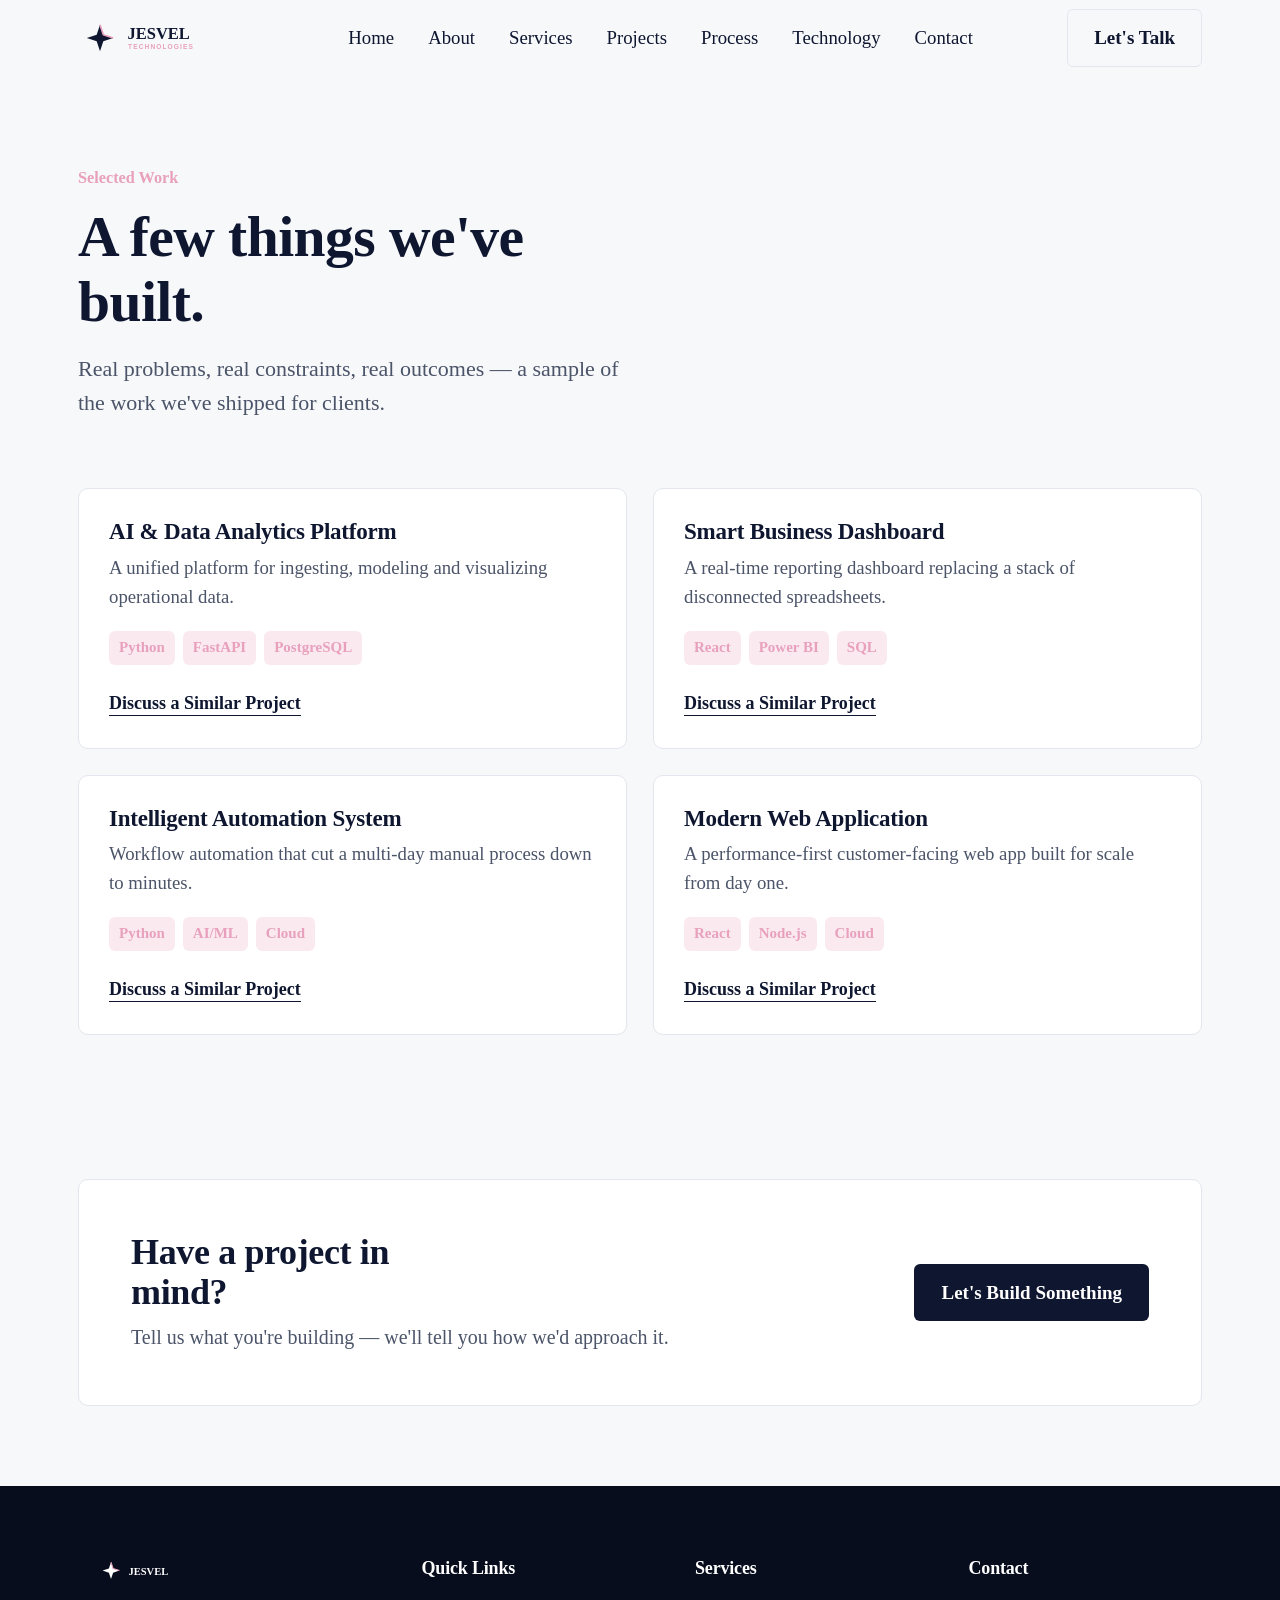
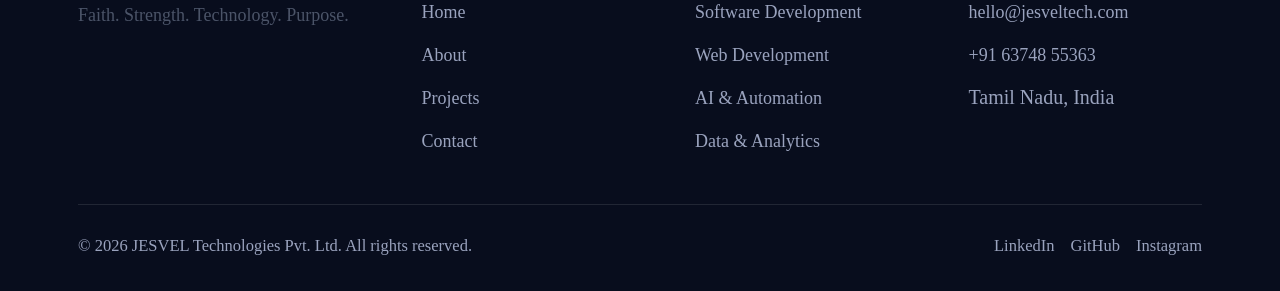
<file: jesvel-website/projects.html>
<!DOCTYPE html>
<html lang="en">
<head>
<meta charset="UTF-8">
<meta name="viewport" content="width=device-width, initial-scale=1.0">
<title>Projects — JESVEL Technologies</title>
<meta name="description" content="A look at what JESVEL Technologies has built — data platforms, dashboards, automation and web applications.">

<!-- Open Graph -->
<meta property="og:title" content="Projects — JESVEL Technologies">
<meta property="og:description" content="A few things JESVEL Technologies has built.">
<meta property="og:type" content="website">

<link rel="icon" type="image/svg+xml" href="assets/icons/favicon.svg">
<link rel="stylesheet" href="css/style.css">
</head>
<body>

<!-- ============================= HEADER ============================= -->
<header class="site-header" id="siteHeader">
  <div class="container nav">
    <a href="index.html" class="nav-logo" aria-label="JESVEL home">
      <svg viewBox="0 0 320 80" xmlns="http://www.w3.org/2000/svg">
        <g transform="translate(4,8)">
          <path d="M36 8 L42 26 L60 32 L42 38 L36 56 L30 38 L12 32 L30 26 Z" fill="#0E1630"/>
          <path d="M36 8 L42 26 L60 32" fill="none" stroke="#E8A0BC" stroke-width="3" stroke-linejoin="round"/>
        </g>
        <text x="90" y="42" font-family="'Times New Roman', Times, serif" font-weight="800" font-size="30" fill="#0E1630">JESVEL</text>
        <text x="91" y="60" font-family="Arial, Helvetica, sans-serif" font-weight="600" font-size="12" letter-spacing="2" fill="#E8A0BC">TECHNOLOGIES</text>
      </svg>
    </a>

    <nav class="nav-links" id="navLinks">
      <a href="index.html">Home</a>
      <a href="about.html">About</a>
      <a href="services.html">Services</a>
      <a href="projects.html">Projects</a>
      <a href="index.html#process">Process</a>
      <a href="index.html#technology">Technology</a>
      <a href="contact.html">Contact</a>
    </nav>

    <div class="nav-cta">
      <a href="contact.html" class="btn btn-ghost">Let's Talk</a>
      <button class="nav-toggle" id="navToggle" aria-label="Toggle menu" aria-expanded="false">
        <span></span>
      </button>
    </div>
  </div>
</header>

<main>

  <!-- ============================= PROJECTS HERO ============================= -->
  <section class="hero contact-hero">
    <div class="container">
      <span class="eyebrow"><span class="eyebrow-dot"></span>Selected Work</span>
      <h1>A few things we've built.</h1>
      <p>Real problems, real constraints, real outcomes — a sample of the work we've shipped for clients.</p>
    </div>
  </section>

  <!-- ============================= PROJECTS GRID ============================= -->
  <section class="section section--tight">
    <div class="container">
      <div class="projects-grid reveal-stagger">
        <article class="project-card">
          <h3>AI &amp; Data Analytics Platform</h3>
          <p>A unified platform for ingesting, modeling and visualizing operational data.</p>
          <div class="project-tags">
            <span class="project-tag">Python</span><span class="project-tag">FastAPI</span><span class="project-tag">PostgreSQL</span>
          </div>
          <a href="contact.html" class="project-link">Discuss a Similar Project</a>
        </article>

        <article class="project-card">
          <h3>Smart Business Dashboard</h3>
          <p>A real-time reporting dashboard replacing a stack of disconnected spreadsheets.</p>
          <div class="project-tags">
            <span class="project-tag">React</span><span class="project-tag">Power BI</span><span class="project-tag">SQL</span>
          </div>
          <a href="contact.html" class="project-link">Discuss a Similar Project</a>
        </article>

        <article class="project-card">
          <h3>Intelligent Automation System</h3>
          <p>Workflow automation that cut a multi-day manual process down to minutes.</p>
          <div class="project-tags">
            <span class="project-tag">Python</span><span class="project-tag">AI/ML</span><span class="project-tag">Cloud</span>
          </div>
          <a href="contact.html" class="project-link">Discuss a Similar Project</a>
        </article>

        <article class="project-card">
          <h3>Modern Web Application</h3>
          <p>A performance-first customer-facing web app built for scale from day one.</p>
          <div class="project-tags">
            <span class="project-tag">React</span><span class="project-tag">Node.js</span><span class="project-tag">Cloud</span>
          </div>
          <a href="contact.html" class="project-link">Discuss a Similar Project</a>
        </article>
      </div>
    </div>
  </section>

  <!-- ============================= CONTACT CTA ============================= -->
  <section class="section">
    <div class="container">
      <div class="contact-cta reveal">
        <div>
          <h2>Have a project in mind?</h2>
          <p>Tell us what you're building — we'll tell you how we'd approach it.</p>
        </div>
        <a href="contact.html" class="btn btn-primary">Let's Build Something</a>
      </div>
    </div>
  </section>

</main>

<!-- ============================= FOOTER ============================= -->
<footer class="site-footer">
  <div class="container">
    <div class="footer-top">
      <div class="footer-brand">
        <svg viewBox="0 0 320 80" width="150" xmlns="http://www.w3.org/2000/svg">
          <g transform="translate(4,4)">
            <path d="M36 8 L42 26 L60 32 L42 38 L36 56 L30 38 L12 32 L30 26 Z" fill="#FFFFFF"/>
            <path d="M36 8 L42 26 L60 32" fill="none" stroke="#E8A0BC" stroke-width="3" stroke-linejoin="round"/>
          </g>
          <text x="90" y="48" font-family="'Times New Roman', Times, serif" font-weight="800" font-size="30" fill="#FFFFFF">JESVEL</text>
        </svg>
        <p>Faith. Strength. Technology. Purpose.</p>
      </div>

      <div class="footer-col">
        <h4>Quick Links</h4>
        <ul>
          <li><a href="index.html">Home</a></li>
          <li><a href="about.html">About</a></li>
          <li><a href="projects.html">Projects</a></li>
          <li><a href="contact.html">Contact</a></li>
        </ul>
      </div>

      <div class="footer-col">
        <h4>Services</h4>
        <ul>
          <li><a href="services.html">Software Development</a></li>
          <li><a href="services.html">Web Development</a></li>
          <li><a href="services.html">AI &amp; Automation</a></li>
          <li><a href="services.html">Data &amp; Analytics</a></li>
        </ul>
      </div>

      <div class="footer-col">
        <h4>Contact</h4>
        <ul>
          <li><a href="mailto:hello@jesveltech.com">hello@jesveltech.com</a></li>
          <li><a href="tel:+916374855363">+91 63748 55363</a></li>
          <li>Tamil Nadu, India</li>
        </ul>
      </div>
    </div>

    <div class="footer-bottom">
      <span>© 2026 JESVEL Technologies Pvt. Ltd. All rights reserved.</span>
      <div class="social-links">
        <a href="#" aria-label="LinkedIn">LinkedIn</a>
        <a href="#" aria-label="GitHub">GitHub</a>
        <a href="#" aria-label="Instagram">Instagram</a>
      </div>
    </div>
  </div>
</footer>

<script src="js/script.js"></script>
</body>
</html>
</file>
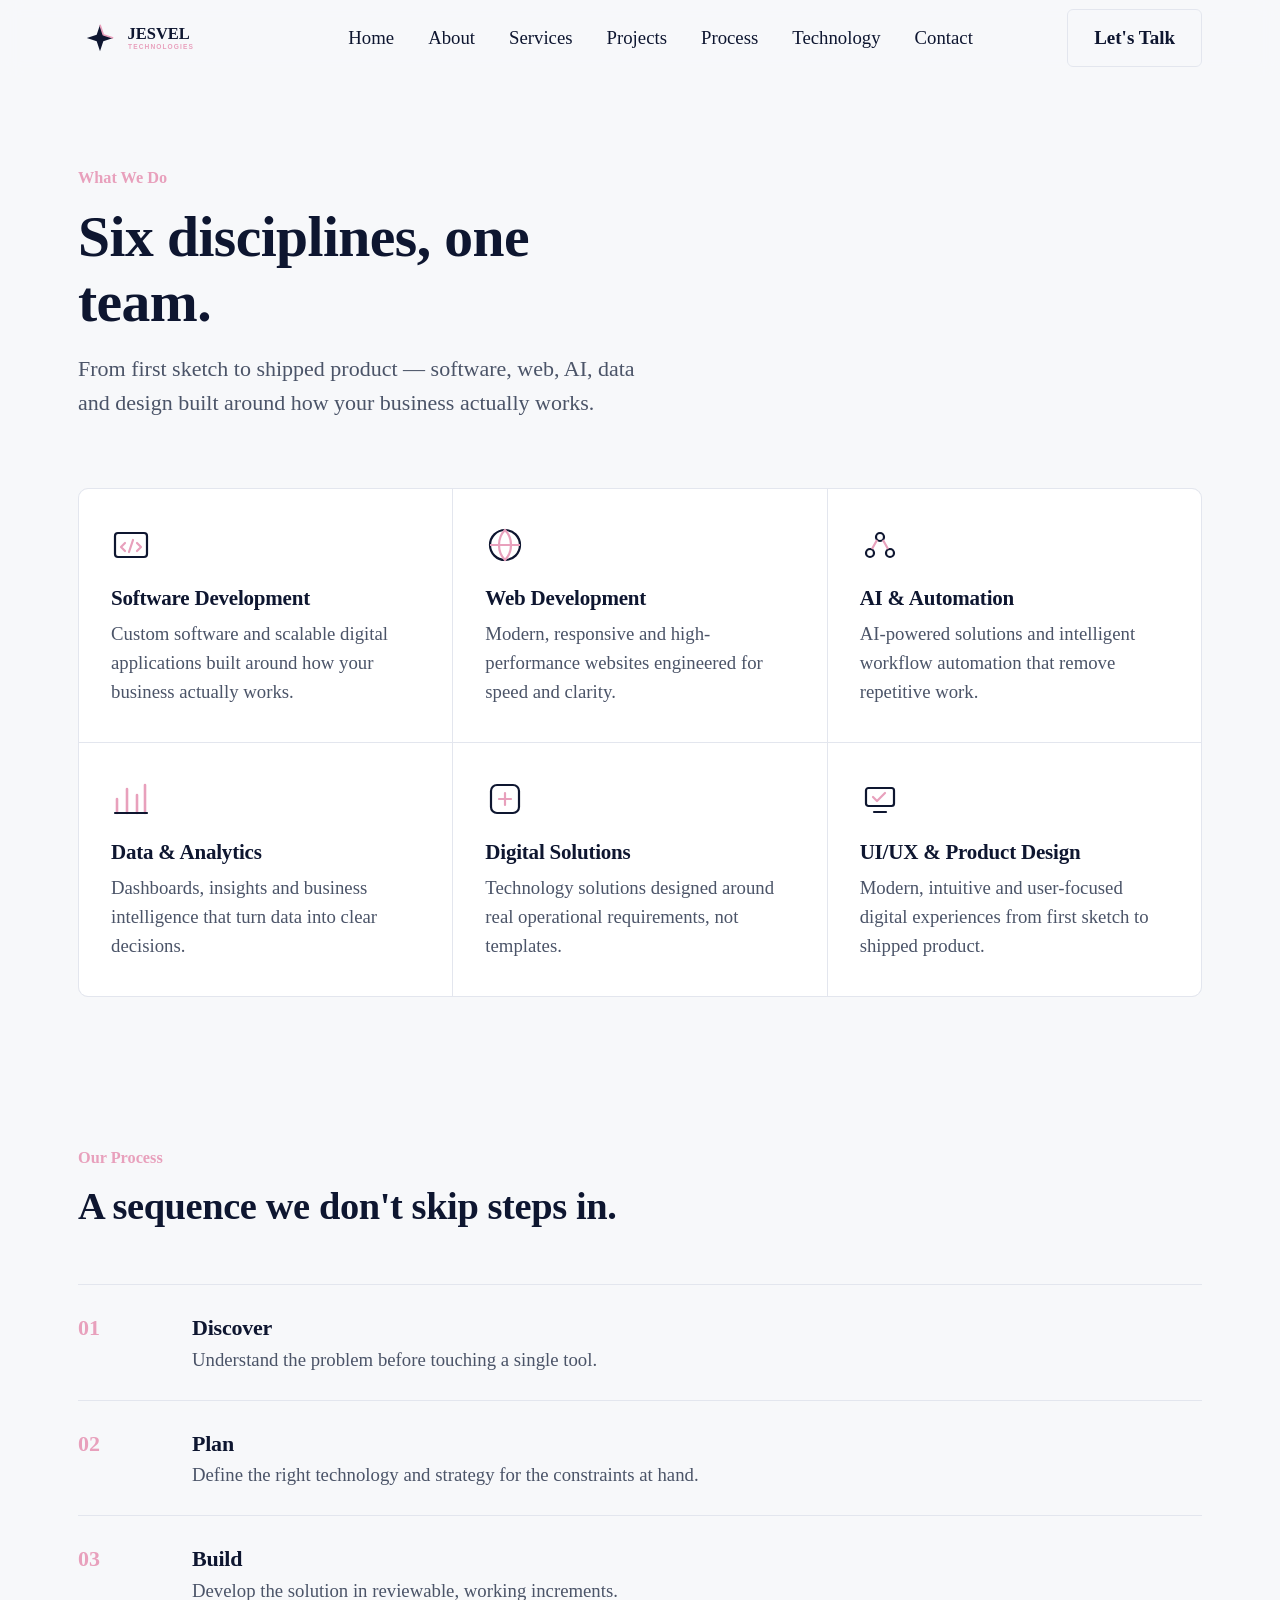
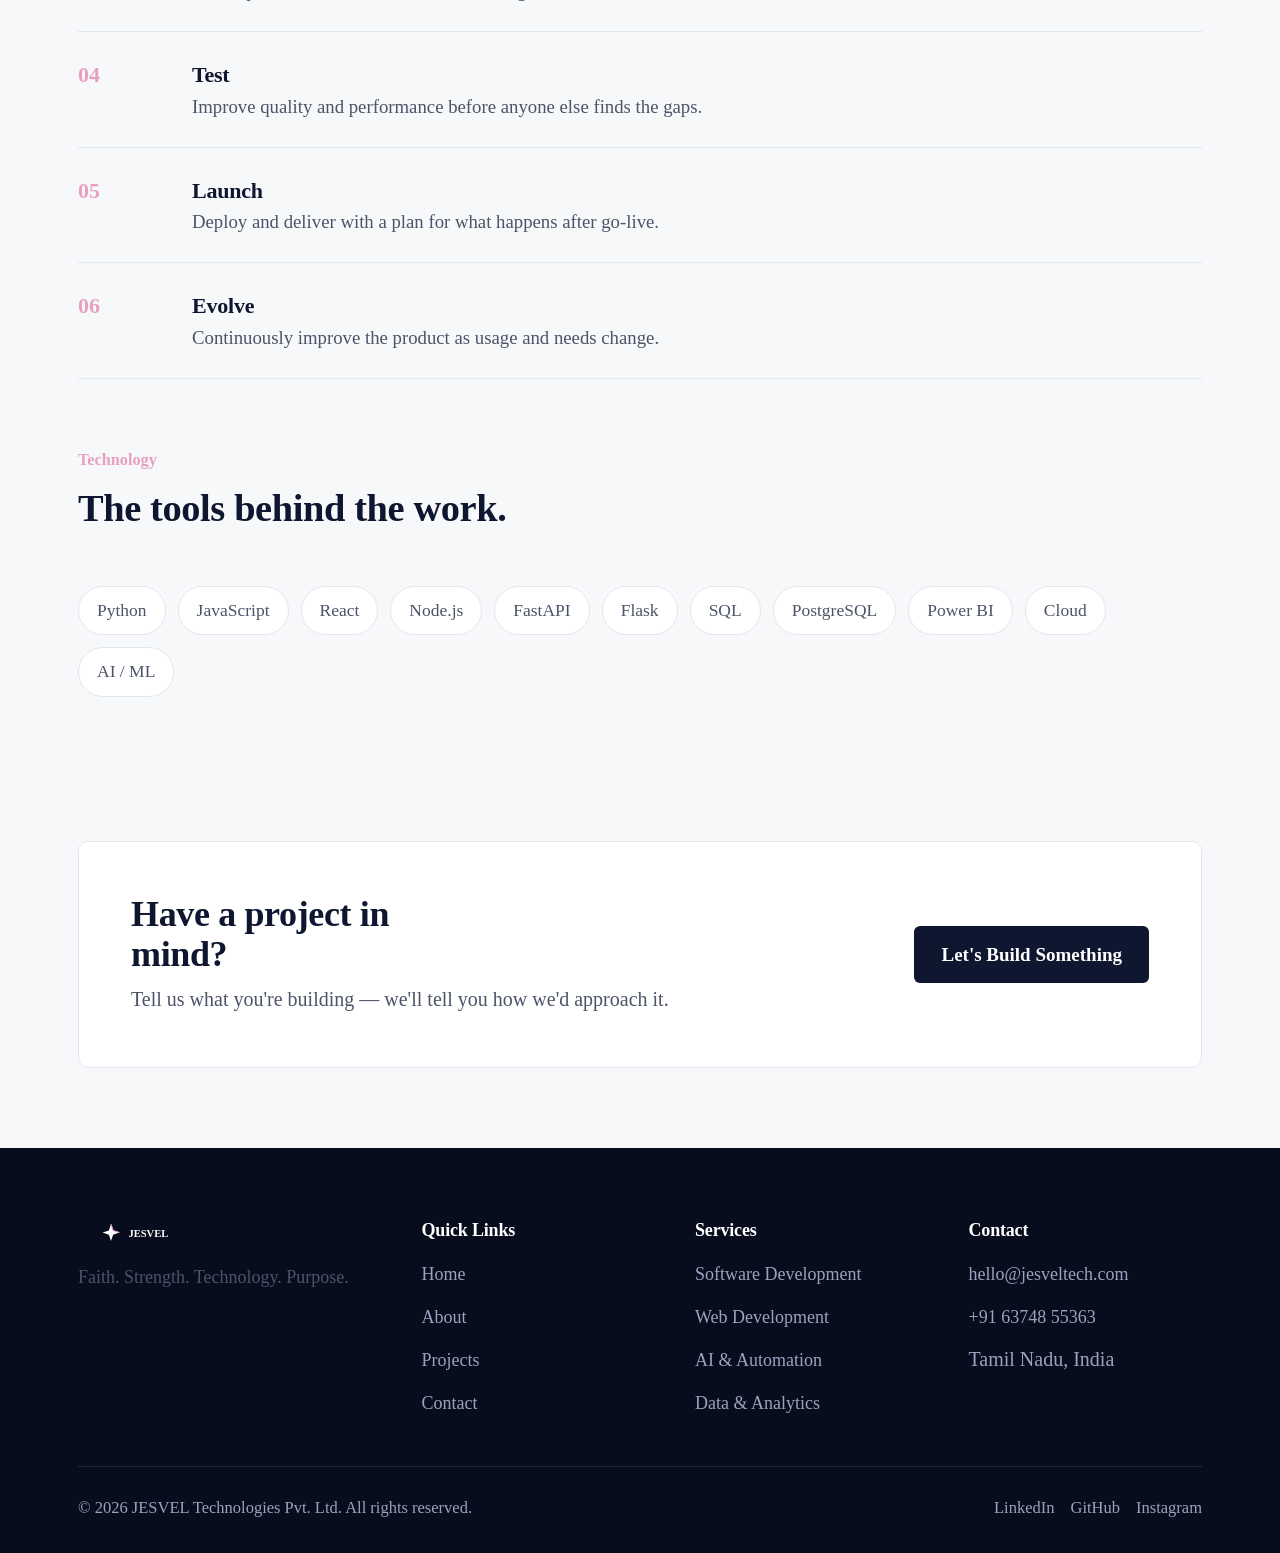
<file: jesvel-website/services.html>
<!DOCTYPE html>
<html lang="en">
<head>
<meta charset="UTF-8">
<meta name="viewport" content="width=device-width, initial-scale=1.0">
<title>Services — JESVEL Technologies</title>
<meta name="description" content="Custom software, web development, AI automation, data analytics and product design from JESVEL Technologies.">

<!-- Open Graph -->
<meta property="og:title" content="Services — JESVEL Technologies">
<meta property="og:description" content="Six disciplines, one team — see what JESVEL Technologies builds.">
<meta property="og:type" content="website">

<link rel="icon" type="image/svg+xml" href="assets/icons/favicon.svg">
<link rel="stylesheet" href="css/style.css">
</head>
<body>

<!-- ============================= HEADER ============================= -->
<header class="site-header" id="siteHeader">
  <div class="container nav">
    <a href="index.html" class="nav-logo" aria-label="JESVEL home">
      <svg viewBox="0 0 320 80" xmlns="http://www.w3.org/2000/svg">
        <g transform="translate(4,8)">
          <path d="M36 8 L42 26 L60 32 L42 38 L36 56 L30 38 L12 32 L30 26 Z" fill="#0E1630"/>
          <path d="M36 8 L42 26 L60 32" fill="none" stroke="#E8A0BC" stroke-width="3" stroke-linejoin="round"/>
        </g>
        <text x="90" y="42" font-family="'Times New Roman', Times, serif" font-weight="800" font-size="30" fill="#0E1630">JESVEL</text>
        <text x="91" y="60" font-family="Arial, Helvetica, sans-serif" font-weight="600" font-size="12" letter-spacing="2" fill="#E8A0BC">TECHNOLOGIES</text>
      </svg>
    </a>

    <nav class="nav-links" id="navLinks">
      <a href="index.html">Home</a>
      <a href="about.html">About</a>
      <a href="services.html">Services</a>
      <a href="projects.html">Projects</a>
      <a href="index.html#process">Process</a>
      <a href="index.html#technology">Technology</a>
      <a href="contact.html">Contact</a>
    </nav>

    <div class="nav-cta">
      <a href="contact.html" class="btn btn-ghost">Let's Talk</a>
      <button class="nav-toggle" id="navToggle" aria-label="Toggle menu" aria-expanded="false">
        <span></span>
      </button>
    </div>
  </div>
</header>

<main>

  <!-- ============================= SERVICES HERO ============================= -->
  <section class="hero contact-hero">
    <div class="container">
      <span class="eyebrow"><span class="eyebrow-dot"></span>What We Do</span>
      <h1>Six disciplines, one team.</h1>
      <p>From first sketch to shipped product — software, web, AI, data and design built around how your business actually works.</p>
    </div>
  </section>

  <!-- ============================= SERVICES GRID ============================= -->
  <section class="section section--tight">
    <div class="container">
      <div class="services-grid reveal-stagger">
        <article class="service-card">
          <div class="service-icon">
            <svg viewBox="0 0 40 40" fill="none"><rect x="4" y="8" width="32" height="24" rx="3" stroke="#0E1630" stroke-width="2.2"/><path d="M14 18l-4 4 4 4M26 18l4 4-4 4M22 15l-4 12" stroke="#E8A0BC" stroke-width="2.2" stroke-linecap="round" stroke-linejoin="round"/></svg>
          </div>
          <h3>Software Development</h3>
          <p>Custom software and scalable digital applications built around how your business actually works.</p>
        </article>

        <article class="service-card">
          <div class="service-icon">
            <svg viewBox="0 0 40 40" fill="none"><circle cx="20" cy="20" r="15" stroke="#0E1630" stroke-width="2.2"/><path d="M5 20h30M20 5c4 4 6 9 6 15s-2 11-6 15c-4-4-6-9-6-15s2-11 6-15z" stroke="#E8A0BC" stroke-width="2.2"/></svg>
          </div>
          <h3>Web Development</h3>
          <p>Modern, responsive and high-performance websites engineered for speed and clarity.</p>
        </article>

        <article class="service-card">
          <div class="service-icon">
            <svg viewBox="0 0 40 40" fill="none"><circle cx="20" cy="12" r="4" stroke="#0E1630" stroke-width="2.2"/><circle cx="10" cy="28" r="4" stroke="#0E1630" stroke-width="2.2"/><circle cx="30" cy="28" r="4" stroke="#0E1630" stroke-width="2.2"/><path d="M17 15l-5 9M23 15l5 9" stroke="#E8A0BC" stroke-width="2.2"/></svg>
          </div>
          <h3>AI &amp; Automation</h3>
          <p>AI-powered solutions and intelligent workflow automation that remove repetitive work.</p>
        </article>

        <article class="service-card">
          <div class="service-icon">
            <svg viewBox="0 0 40 40" fill="none"><path d="M6 34V20M16 34V10M26 34V16M34 34V6" stroke="#E8A0BC" stroke-width="2.6" stroke-linecap="round"/><path d="M4 34h32" stroke="#0E1630" stroke-width="2.2" stroke-linecap="round"/></svg>
          </div>
          <h3>Data &amp; Analytics</h3>
          <p>Dashboards, insights and business intelligence that turn data into clear decisions.</p>
        </article>

        <article class="service-card">
          <div class="service-icon">
            <svg viewBox="0 0 40 40" fill="none"><rect x="6" y="6" width="28" height="28" rx="6" stroke="#0E1630" stroke-width="2.2"/><path d="M14 20h12M20 14v12" stroke="#E8A0BC" stroke-width="2.2" stroke-linecap="round"/></svg>
          </div>
          <h3>Digital Solutions</h3>
          <p>Technology solutions designed around real operational requirements, not templates.</p>
        </article>

        <article class="service-card">
          <div class="service-icon">
            <svg viewBox="0 0 40 40" fill="none"><rect x="6" y="9" width="28" height="18" rx="2.5" stroke="#0E1630" stroke-width="2.2"/><path d="M14 33h12" stroke="#0E1630" stroke-width="2.2" stroke-linecap="round"/><path d="M13 18l4 4 8-8" stroke="#E8A0BC" stroke-width="2.2" stroke-linecap="round" stroke-linejoin="round"/></svg>
          </div>
          <h3>UI/UX &amp; Product Design</h3>
          <p>Modern, intuitive and user-focused digital experiences from first sketch to shipped product.</p>
        </article>
      </div>
    </div>
  </section>

  <!-- ============================= PROCESS ============================= -->
  <section class="section" id="process">
    <div class="container">
      <div class="section-head">
        <span class="eyebrow">Our Process</span>
        <h2>A sequence we don't skip steps in.</h2>
      </div>

      <div class="process-list reveal-stagger">
        <div class="process-item">
          <span class="process-index">01</span>
          <div><h3>Discover</h3><p>Understand the problem before touching a single tool.</p></div>
        </div>
        <div class="process-item">
          <span class="process-index">02</span>
          <div><h3>Plan</h3><p>Define the right technology and strategy for the constraints at hand.</p></div>
        </div>
        <div class="process-item">
          <span class="process-index">03</span>
          <div><h3>Build</h3><p>Develop the solution in reviewable, working increments.</p></div>
        </div>
        <div class="process-item">
          <span class="process-index">04</span>
          <div><h3>Test</h3><p>Improve quality and performance before anyone else finds the gaps.</p></div>
        </div>
        <div class="process-item">
          <span class="process-index">05</span>
          <div><h3>Launch</h3><p>Deploy and deliver with a plan for what happens after go-live.</p></div>
        </div>
        <div class="process-item">
          <span class="process-index">06</span>
          <div><h3>Evolve</h3><p>Continuously improve the product as usage and needs change.</p></div>
        </div>
      </div>
    </div>
  </section>

  <!-- ============================= TECHNOLOGY ============================= -->
  <section class="section section--tight" id="technology">
    <div class="container">
      <div class="section-head">
        <span class="eyebrow">Technology</span>
        <h2>The tools behind the work.</h2>
      </div>
      <div class="tech-badges reveal">
        <span class="tech-badge">Python</span>
        <span class="tech-badge">JavaScript</span>
        <span class="tech-badge">React</span>
        <span class="tech-badge">Node.js</span>
        <span class="tech-badge">FastAPI</span>
        <span class="tech-badge">Flask</span>
        <span class="tech-badge">SQL</span>
        <span class="tech-badge">PostgreSQL</span>
        <span class="tech-badge">Power BI</span>
        <span class="tech-badge">Cloud</span>
        <span class="tech-badge">AI / ML</span>
      </div>
    </div>
  </section>

  <!-- ============================= CONTACT CTA ============================= -->
  <section class="section">
    <div class="container">
      <div class="contact-cta reveal">
        <div>
          <h2>Have a project in mind?</h2>
          <p>Tell us what you're building — we'll tell you how we'd approach it.</p>
        </div>
        <a href="contact.html" class="btn btn-primary">Let's Build Something</a>
      </div>
    </div>
  </section>

</main>

<!-- ============================= FOOTER ============================= -->
<footer class="site-footer">
  <div class="container">
    <div class="footer-top">
      <div class="footer-brand">
        <svg viewBox="0 0 320 80" width="150" xmlns="http://www.w3.org/2000/svg">
          <g transform="translate(4,4)">
            <path d="M36 8 L42 26 L60 32 L42 38 L36 56 L30 38 L12 32 L30 26 Z" fill="#FFFFFF"/>
            <path d="M36 8 L42 26 L60 32" fill="none" stroke="#E8A0BC" stroke-width="3" stroke-linejoin="round"/>
          </g>
          <text x="90" y="48" font-family="'Times New Roman', Times, serif" font-weight="800" font-size="30" fill="#FFFFFF">JESVEL</text>
        </svg>
        <p>Faith. Strength. Technology. Purpose.</p>
      </div>

      <div class="footer-col">
        <h4>Quick Links</h4>
        <ul>
          <li><a href="index.html">Home</a></li>
          <li><a href="about.html">About</a></li>
          <li><a href="projects.html">Projects</a></li>
          <li><a href="contact.html">Contact</a></li>
        </ul>
      </div>

      <div class="footer-col">
        <h4>Services</h4>
        <ul>
          <li><a href="services.html">Software Development</a></li>
          <li><a href="services.html">Web Development</a></li>
          <li><a href="services.html">AI &amp; Automation</a></li>
          <li><a href="services.html">Data &amp; Analytics</a></li>
        </ul>
      </div>

      <div class="footer-col">
        <h4>Contact</h4>
        <ul>
          <li><a href="mailto:hello@jesveltech.com">hello@jesveltech.com</a></li>
          <li><a href="tel:+916374855363">+91 63748 55363</a></li>
          <li>Tamil Nadu, India</li>
        </ul>
      </div>
    </div>

    <div class="footer-bottom">
      <span>© 2026 JESVEL Technologies Pvt. Ltd. All rights reserved.</span>
      <div class="social-links">
        <a href="#" aria-label="LinkedIn">LinkedIn</a>
        <a href="#" aria-label="GitHub">GitHub</a>
        <a href="#" aria-label="Instagram">Instagram</a>
      </div>
    </div>
  </div>
</footer>

<script src="js/script.js"></script>
</body>
</html>
</file>
<file: jesvel-website/css/style.css>
/* ===================================================================
   JESVEL Technologies — Design Tokens
   =================================================================== */

:root {
  /* Color */
  --navy: #0E1630;         /* primary ink, foundation stroke */
  --navy-deep: #080D1D;    /* dark section background */
  --accent: #E8A0BC;      /* baby pink accent */
  --violet: #6C63D6;       /* secondary accent, used sparingly */
  --amber: #C98A2E;        /* warm "purpose" highlight, rare use only */
  --bg: #F7F8FA;           /* page background */
  --surface: #FFFFFF;      /* card / panel surface */
  --line: #E3E6EE;         /* hairline borders */
  --ink-soft: #4B5468;     /* secondary text on light */
  --ink-on-dark: #E9EBF3;  /* body text on dark sections */
  --ink-on-dark-soft: #9AA3BE;

  /* Type */
  --font-display: 'Times New Roman', Times, serif;
  --font-body: 'Times New Roman', Times, serif;

  /* Layout */
  --maxw: 1180px;
  --radius: 10px;
  --radius-sm: 6px;

  /* Motion */
  --ease: cubic-bezier(.22,.61,.36,1);
}

/* ===================================================================
   Reset & base
   =================================================================== */

*, *::before, *::after { box-sizing: border-box; }
html { scroll-behavior: smooth; font-size: 20px; scroll-padding-top: 96px; }

@media (prefers-reduced-motion: reduce) {
  html { scroll-behavior: auto; }
  *, *::before, *::after {
    animation-duration: 0.001ms !important;
    animation-iteration-count: 1 !important;
    transition-duration: 0.001ms !important;
  }
}

body {
  margin: 0;
  font-family: var(--font-body);
  color: var(--navy);
  background: var(--bg);
  line-height: 1.55;
  -webkit-font-smoothing: antialiased;
}

h1, h2, h3, h4 {
  font-family: var(--font-display);
  color: var(--navy);
  line-height: 1.12;
  margin: 0;
  letter-spacing: -0.01em;
}

p { margin: 0; color: var(--ink-soft); max-width: 62ch; }

a { color: inherit; text-decoration: none; }

img, svg { display: block; max-width: 100%; }

ul { list-style: none; margin: 0; padding: 0; }

button { font-family: inherit; cursor: pointer; }

:focus-visible {
  outline: 2px solid var(--accent);
  outline-offset: 3px;
}

.container {
  max-width: var(--maxw);
  margin: 0 auto;
  padding: 0 28px;
}

.section {
  padding: 80px 0;
}

.section--tight { padding: 64px 0; }

.section--dark {
  background: var(--navy-deep);
}
.section--dark h2, .section--dark h3, .section--dark h4 { color: #fff; }
.section--dark p { color: var(--ink-on-dark-soft); }

.eyebrow {
  display: inline-block;
  font-family: var(--font-body);
  font-size: 0.8125rem;
  font-weight: 600;
  color: var(--accent);
  margin-bottom: 14px;
}

.section-head {
  max-width: 640px;
  margin-bottom: 56px;
}

.section-head h2 {
  font-size: clamp(1.8rem, 3vw, 2.5rem);
  margin-bottom: 16px;
}

/* ===================================================================
   Buttons
   =================================================================== */

.btn {
  display: inline-flex;
  align-items: center;
  gap: 8px;
  padding: 13px 26px;
  border-radius: var(--radius-sm);
  font-family: var(--font-body);
  font-weight: 600;
  font-size: 0.95rem;
  border: 1px solid transparent;
  transition: transform 0.2s var(--ease), background 0.2s var(--ease), border-color 0.2s var(--ease), color 0.2s var(--ease);
}

.btn-primary {
  background: var(--navy);
  color: #fff;
}
.btn-primary:hover { background: var(--accent); transform: translateY(-1px); }
.btn-primary:active { background: var(--accent); color: var(--navy); transform: translateY(0); }

.btn-ghost {
  background: transparent;
  color: var(--navy);
  border-color: var(--line);
}
.btn-ghost:hover {
  border-color: var(--navy);
  background: var(--navy);
  color: #fff;
}
.btn-ghost:active {
  border-color: var(--navy);
  background: var(--accent);
  color: var(--navy);
}

.section--dark .btn-ghost {
  color: #fff;
  border-color: rgba(255,255,255,0.24);
}
.section--dark .btn-ghost:hover {
  border-color: #fff;
  background: #fff;
  color: var(--navy);
}
.section--dark .btn-ghost:active {
  border-color: var(--accent);
  background: var(--accent);
  color: var(--navy);
}

/* ===================================================================
   Header / Navigation
   =================================================================== */

.site-header {
  position: sticky;
  top: 0;
  z-index: 100;
  background: rgba(247, 248, 250, 0.82);
  backdrop-filter: blur(10px);
  -webkit-backdrop-filter: blur(10px);
  border-bottom: 1px solid transparent;
  transition: border-color 0.25s var(--ease), background 0.25s var(--ease);
}

.site-header.is-scrolled {
  border-bottom-color: var(--line);
  background: rgba(247, 248, 250, 0.95);
}

.nav {
  display: flex;
  align-items: center;
  justify-content: space-between;
  height: 76px;
}

.nav-logo { display: flex; align-items: center; }
.nav-logo svg { height: 44px; width: auto; }

.nav-links {
  display: flex;
  align-items: center;
  gap: 34px;
}

.nav-links a {
  font-size: 0.9375rem;
  font-weight: 500;
  color: var(--navy);
  position: relative;
  padding: 4px 0;
}

.nav-links a::after {
  content: '';
  position: absolute;
  left: 0; right: 100%;
  bottom: -2px;
  height: 2px;
  background: var(--accent);
  transition: right 0.25s var(--ease);
}
.nav-links a:hover::after { right: 0; }

.nav-cta { display: flex; align-items: center; gap: 18px; }

.nav-toggle {
  display: none;
  width: 40px; height: 40px;
  border: 1px solid var(--line);
  border-radius: var(--radius-sm);
  background: var(--surface);
  align-items: center;
  justify-content: center;
}
.nav-toggle span,
.nav-toggle span::before,
.nav-toggle span::after {
  content: '';
  display: block;
  width: 18px;
  height: 2px;
  background: var(--navy);
  position: relative;
  transition: transform 0.2s var(--ease), opacity 0.2s var(--ease);
}
.nav-toggle span::before { position: absolute; top: -6px; }
.nav-toggle span::after { position: absolute; top: 6px; }

.nav-toggle.is-open span { background: transparent; }
.nav-toggle.is-open span::before { transform: translateY(6px) rotate(45deg); }
.nav-toggle.is-open span::after { transform: translateY(-6px) rotate(-45deg); }

/* ===================================================================
   Hero
   =================================================================== */

.hero {
  padding: 72px 0 48px;
  overflow: hidden;
}

.hero + .section {
  padding-top: 44px;
}

.hero-grid {
  display: grid;
  grid-template-columns: 1.15fr 0.85fr;
  gap: 48px;
  align-items: center;
}

.hero-copy .eyebrow { display: flex; align-items: center; gap: 8px; }
.hero-copy .eyebrow-dot {
  width: 6px; height: 6px; border-radius: 50%;
  background: var(--accent);
}

.hero-copy h1 {
  font-size: clamp(2.5rem, 5vw, 3.6rem);
  margin-bottom: 22px;
  max-width: 15ch;
}

.hero-copy p {
  font-size: 1.125rem;
  max-width: 46ch;
  margin-bottom: 36px;
}

.hero-actions { display: flex; flex-wrap: wrap; gap: 14px; }

.hero-visual {
  position: relative;
  aspect-ratio: 1 / 1;
  display: flex;
  align-items: center;
  justify-content: center;
}

.hero-visual svg { width: 100%; height: 100%; }

.hero-visual .path-foundation {
  transform-origin: 160px 160px;
  opacity: 0;
  transform: scale(0.6) rotate(-8deg);
  animation: spark-in 0.7s var(--ease) 0.15s forwards;
}
.hero-visual .path-ascent {
  stroke-dasharray: 140;
  stroke-dashoffset: 140;
  animation: draw 0.6s var(--ease) 0.65s forwards;
}
.hero-visual .grid-line { opacity: 0.5; }

.hero-visual svg { width: 100%; height: 100%; }

.hero-visual .path-foundation {
  transform-origin: 50px 50px;
  opacity: 0;
  transform: scale(0.6) rotate(-8deg);
  animation: spark-in 0.7s var(--ease) 0.15s forwards;
}
.hero-visual .path-ascent {
  stroke-dasharray: 90;
  stroke-dashoffset: 90;
  animation: draw 0.6s var(--ease) 0.65s forwards;
}

@keyframes draw {
  to { stroke-dashoffset: 0; }
}

@keyframes spark-in {
  to { opacity: 1; transform: scale(1) rotate(0deg); }
}

/* ===================================================================
   About (condensed, homepage)
   =================================================================== */

.about-grid {
  display: grid;
  grid-template-columns: 0.9fr 1.1fr;
  gap: 64px;
  align-items: start;
}

.about-values {
  display: grid;
  gap: 28px;
}

.about-value h3 {
  font-size: 1.05rem;
  margin-bottom: 6px;
}

.about-value span {
  display: inline-block;
  font-family: var(--font-body);
  font-size: 0.8rem;
  font-weight: 700;
  color: var(--accent);
  margin-bottom: 10px;
}

/* ===================================================================
   Services (What We Do)
   =================================================================== */

.services-grid {
  display: grid;
  grid-template-columns: repeat(3, 1fr);
  gap: 1px;
  background: var(--line);
  border: 1px solid var(--line);
  border-radius: var(--radius);
  overflow: hidden;
}

.service-card {
  background: var(--surface);
  padding: 36px 32px;
  transition: background 0.2s var(--ease);
}

.service-card:hover { background: #FBFCFE; }

.service-icon {
  width: 40px; height: 40px;
  margin-bottom: 22px;
}
.service-icon svg { width: 100%; height: 100%; }

.service-card h3 {
  font-size: 1.05rem;
  margin-bottom: 8px;
}

.service-card p { font-size: 0.9375rem; }

/* ===================================================================
   Why JESVEL
   =================================================================== */

.why-grid {
  display: grid;
  grid-template-columns: repeat(4, 1fr);
  gap: 40px;
}

.why-item {
  border-top: 1px solid rgba(255,255,255,0.16);
  padding-top: 22px;
}

.why-item h3 {
  font-size: 1.1rem;
  margin-bottom: 10px;
}

.why-item p { font-size: 0.9375rem; }

/* ===================================================================
   Process (real sequence — numbering earned here)
   =================================================================== */

.process-list {
  display: grid;
  gap: 0;
  border-top: 1px solid var(--line);
}

.process-item {
  display: grid;
  grid-template-columns: 90px 1fr;
  gap: 24px;
  padding: 26px 0;
  border-bottom: 1px solid var(--line);
  align-items: baseline;
}

.process-index {
  font-family: var(--font-display);
  font-weight: 700;
  color: var(--accent);
  font-size: 1.1rem;
}

.process-item h3 {
  font-size: 1.1rem;
  margin-bottom: 4px;
}

.process-item p { font-size: 0.9375rem; }

/* Process is directly followed by Technology on the same light background —
   the default section padding on both sides stacks up to a large empty gap */
#process {
  padding-bottom: 32px;
}
#technology {
  padding-top: 32px;
}

/* ===================================================================
   Technology badges
   =================================================================== */

.tech-badges {
  display: flex;
  flex-wrap: wrap;
  gap: 12px;
}

.tech-badge {
  padding: 10px 18px;
  border: 1px solid var(--line);
  border-radius: 999px;
  font-size: 0.875rem;
  font-weight: 500;
  color: var(--ink-soft);
  background: var(--surface);
}

/* ===================================================================
   Projects
   =================================================================== */

.projects-grid {
  display: grid;
  grid-template-columns: repeat(2, 1fr);
  gap: 26px;
}

.project-card {
  background: var(--surface);
  border: 1px solid var(--line);
  border-radius: var(--radius);
  padding: 30px;
  transition: border-color 0.2s var(--ease), transform 0.2s var(--ease);
}

.project-card:hover {
  border-color: var(--navy);
  transform: translateY(-3px);
}

.project-card h3 { font-size: 1.15rem; margin-bottom: 8px; }
.project-card p { font-size: 0.9375rem; margin-bottom: 20px; }

.project-tags {
  display: flex;
  flex-wrap: wrap;
  gap: 8px;
  margin-bottom: 22px;
}

.project-tag {
  font-size: 0.75rem;
  font-weight: 600;
  color: var(--accent);
  background: rgba(232,160,188,0.22);
  padding: 5px 10px;
  border-radius: var(--radius-sm);
}

.project-link {
  font-size: 0.9rem;
  font-weight: 600;
  color: var(--navy);
  border-bottom: 1px solid var(--navy);
  padding-bottom: 2px;
}

/* ===================================================================
   Future Vision
   =================================================================== */

.vision {
  text-align: left;
  padding: 130px 0;
}

.vision h2 {
  font-size: clamp(2rem, 4vw, 3rem);
  max-width: 16ch;
  margin-bottom: 26px;
}

.vision p { font-size: 1.05rem; max-width: 56ch; color: var(--ink-on-dark-soft); }

/* ===================================================================
   Contact CTA (homepage summary)
   =================================================================== */

.contact-cta {
  display: flex;
  align-items: center;
  justify-content: space-between;
  gap: 40px;
  flex-wrap: wrap;
  background: var(--surface);
  border: 1px solid var(--line);
  border-radius: var(--radius);
  padding: 52px;
}

.contact-cta h2 { font-size: 1.8rem; margin-bottom: 10px; max-width: 20ch; }

/* ===================================================================
   Footer
   =================================================================== */

.site-footer {
  background: var(--navy-deep);
  color: var(--ink-on-dark-soft);
  padding: 72px 0 32px;
}

.footer-top {
  display: grid;
  grid-template-columns: 1.3fr 1fr 1fr 1fr;
  gap: 40px;
  padding-bottom: 48px;
  border-bottom: 1px solid rgba(255,255,255,0.1);
}

.footer-brand svg { height: 28px; margin-bottom: 16px; }
.footer-brand p { font-size: 0.9rem; max-width: 32ch; }

.footer-col h4 {
  color: #fff;
  font-size: 0.9rem;
  margin-bottom: 18px;
}

.footer-col ul { display: grid; gap: 12px; }
.footer-col a { font-size: 0.9rem; }
.footer-col a:hover { color: #fff; }

.footer-bottom {
  display: flex;
  justify-content: space-between;
  align-items: center;
  flex-wrap: wrap;
  gap: 12px;
  padding-top: 28px;
  font-size: 0.825rem;
}

.social-links { display: flex; gap: 16px; }

/* ===================================================================
   Contact page
   =================================================================== */

.contact-hero {
  padding: 84px 0 24px;
}
.contact-hero h1 {
  font-size: clamp(2.2rem, 4.5vw, 3.2rem);
  max-width: 18ch;
  margin-bottom: 18px;
}
.contact-hero p {
  font-size: 1.1rem;
  max-width: 52ch;
}

/* Tighten the gap when a hero is immediately followed by a section */
.contact-hero + .section {
  padding-top: 44px;
}

.contact-grid {
  display: grid;
  grid-template-columns: 0.85fr 1.15fr;
  gap: 40px;
  align-items: start;
}

.contact-details-card {
  background: var(--navy-deep);
  border-radius: var(--radius);
  padding: 40px 34px;
  display: grid;
  gap: 26px;
}
.contact-details-card h3 { color: #fff; font-size: 1.25rem; }

.detail-item { display: grid; gap: 4px; }
.detail-label {
  font-size: 0.78rem;
  font-weight: 700;
  color: var(--accent);
}
.detail-item a, .detail-item span:not(.detail-label):not(.detail-note) {
  color: #fff;
  font-size: 0.98rem;
}
.detail-item a:hover { color: var(--accent); }
.detail-note {
  font-size: 0.78rem;
  color: var(--ink-on-dark-soft);
}

.social-links--card { gap: 14px; }
.social-links--card a { color: var(--ink-on-dark-soft); font-size: 0.9rem; }
.social-links--card a:hover { color: #fff; }

/* --- New split contact card --- */
.contact-split-card {
  display: grid;
  grid-template-columns: 0.85fr 1.15fr;
  border-radius: 22px;
  overflow: hidden;
  box-shadow: 0 24px 60px rgba(14, 22, 48, 0.14);
}

.contact-support {
  background: linear-gradient(165deg, #0E1630 0%, #172852 100%);
  color: #fff;
  padding: 44px 36px;
  display: flex;
  flex-direction: column;
  gap: 26px;
}
.contact-support h2 { color: #fff; font-size: 1.7rem; margin: 0; }
.contact-support > p { color: rgba(255,255,255,0.68); margin: -14px 0 0; }

.split-eyebrow {
  display: inline-flex;
  align-items: center;
  gap: 8px;
  font-size: 0.78rem;
  font-weight: 700;
  letter-spacing: 0.06em;
  text-transform: uppercase;
  color: var(--accent);
}
.split-eyebrow--light { color: #EFB3CB; }
.split-eyebrow-bar {
  width: 18px; height: 2px;
  background: currentColor;
  display: inline-block;
}
.split-eyebrow-bar--accent { background: var(--accent); }

.support-rows { display: flex; flex-direction: column; gap: 14px; }
.support-row {
  display: flex;
  align-items: center;
  gap: 14px;
  padding: 14px;
  border-radius: 14px;
  background: rgba(255,255,255,0.04);
  border: 1px solid rgba(255,255,255,0.08);
  text-decoration: none;
  color: #fff;
  transition: background 0.15s, border-color 0.15s;
}
.support-row:hover { background: rgba(255,255,255,0.09); border-color: rgba(255,255,255,0.18); }

.support-icon {
  width: 40px; height: 40px;
  border-radius: 10px;
  background: rgba(255,255,255,0.08);
  display: flex; align-items: center; justify-content: center;
  flex-shrink: 0;
}
.support-icon svg { width: 18px; height: 18px; }
.support-icon--accent { background: rgba(232,160,188,0.2); color: var(--accent); }

.support-copy { display: flex; flex-direction: column; gap: 2px; min-width: 0; }
.support-label {
  font-size: 0.7rem;
  text-transform: uppercase;
  letter-spacing: 0.06em;
  color: rgba(255,255,255,0.55);
}
.support-value { font-weight: 700; font-size: 0.95rem; }

.support-office {
  display: flex;
  gap: 12px;
  padding: 16px;
  border-radius: 14px;
  background: rgba(255,255,255,0.04);
  border: 1px solid rgba(255,255,255,0.08);
  margin-top: auto;
}
.office-pin { color: var(--accent); flex-shrink: 0; }
.office-pin svg { width: 18px; height: 18px; }
.support-office strong { display: block; margin-bottom: 4px; font-size: 0.95rem; }
.support-office p { font-size: 0.84rem; color: rgba(255,255,255,0.62); margin: 0; }
.support-office em { display: block; font-style: normal; color: rgba(255,255,255,0.4); font-size: 0.76rem; margin-top: 3px; }

.contact-form-panel { background: #fff; padding: 44px 40px; }
.contact-form-panel h2 { margin: 4px 0 8px; font-size: 1.7rem; }
.contact-form-panel .form-intro { margin-bottom: 22px; }

.project-pills { display: flex; flex-wrap: wrap; gap: 10px; margin-bottom: 8px; }
.pill {
  border: 1px solid var(--line);
  background: #fff;
  border-radius: 999px;
  padding: 8px 16px;
  font-size: 0.85rem;
  font-weight: 600;
  color: var(--ink-soft);
  cursor: pointer;
  transition: all 0.15s;
  font-family: var(--font-body);
}
.pill:hover { border-color: var(--navy); color: var(--navy); }
.pill.is-active { background: var(--navy); border-color: var(--navy); color: #fff; }

.contact-form-panel .field-error#projectType-error { margin-bottom: 14px; }

.input-icon { position: relative; display: flex; align-items: center; }
.input-icon svg {
  position: absolute;
  left: 14px;
  width: 16px; height: 16px;
  color: var(--ink-soft);
  pointer-events: none;
}
.input-icon input, .input-icon textarea { padding-left: 40px; background: #F7F8FB; }
.input-icon--textarea svg { top: 16px; }

.form-footer {
  display: flex;
  align-items: center;
  justify-content: space-between;
  flex-wrap: wrap;
  gap: 16px;
  margin-top: 4px;
}
.secure-note {
  display: inline-flex;
  align-items: center;
  gap: 6px;
  font-size: 0.85rem;
  color: var(--ink-soft);
}
.secure-note svg { width: 16px; height: 16px; color: #2E8B57; flex-shrink: 0; }
.btn-send { display: inline-flex; align-items: center; gap: 8px; }

@media (max-width: 860px) {
  .contact-split-card { grid-template-columns: 1fr; }
  .contact-support, .contact-form-panel { padding: 34px 26px; }
}

.contact-form-wrap h3 { font-size: 1.4rem; margin-bottom: 8px; }
.form-intro { margin-bottom: 28px; }

.contact-form { display: grid; gap: 22px; }

.form-row { display: grid; gap: 8px; }
.form-row--split {
  display: grid;
  grid-template-columns: 1fr 1fr;
  gap: 22px;
}

label { font-size: 0.9rem; font-weight: 600; color: var(--navy); }
.req { color: var(--accent); }

input, select, textarea {
  font-family: var(--font-body);
  font-size: 0.95rem;
  padding: 12px 14px;
  border: 1px solid var(--line);
  border-radius: var(--radius-sm);
  background: var(--surface);
  color: var(--navy);
  width: 100%;
}

input:focus, select:focus, textarea:focus {
  outline: none;
  border-color: var(--accent);
}

textarea { resize: vertical; }

input.is-invalid, select.is-invalid, textarea.is-invalid {
  border-color: #C0392B;
}
input.is-valid, select.is-valid, textarea.is-valid {
  border-color: #2E8B57;
}

.field-error {
  display: block;
  min-height: 1.1em;
  font-size: 0.82rem;
  color: #C0392B;
}

.form-status {
  font-size: 0.9rem;
  color: var(--ink-soft);
  min-height: 1.2em;
}
.form-status.is-success { color: #2E8B57; }
.form-status.is-error { color: #C0392B; }
.form-status.is-sending { color: var(--ink-soft); }

/* FAQ accordion */
.faq-list { display: grid; gap: 1px; background: var(--line); border: 1px solid var(--line); border-radius: var(--radius); overflow: hidden; }

.faq-item { background: var(--surface); }

.faq-question {
  width: 100%;
  text-align: left;
  background: transparent;
  border: none;
  padding: 22px 26px;
  font-family: var(--font-display);
  font-size: 1.02rem;
  font-weight: 700;
  color: var(--navy);
  display: flex;
  justify-content: space-between;
  align-items: center;
}

.faq-question::after {
  content: '+';
  font-size: 1.3rem;
  color: var(--accent);
  transition: transform 0.2s var(--ease);
}
.faq-question[aria-expanded="true"]::after { transform: rotate(45deg); }

.faq-answer {
  max-height: 0;
  overflow: hidden;
  transition: max-height 0.3s var(--ease);
  padding: 0 26px;
}
.faq-answer p { padding-bottom: 22px; font-size: 0.95rem; }

@media (max-width: 860px) {
  .contact-grid { grid-template-columns: 1fr; }
  .form-row--split { grid-template-columns: 1fr; }
}

/* ===================================================================
   Scroll reveal animation
   =================================================================== */

.reveal {
  opacity: 0;
  transform: translateY(28px);
  transition: opacity 0.7s var(--ease), transform 0.7s var(--ease);
}

.reveal.is-visible {
  opacity: 1;
  transform: translateY(0);
}

.reveal-stagger > * {
  opacity: 0;
  transform: translateY(20px);
  transition: opacity 0.6s var(--ease), transform 0.6s var(--ease);
}

.reveal-stagger.is-visible > * {
  opacity: 1;
  transform: translateY(0);
}

.reveal-stagger.is-visible > *:nth-child(1) { transition-delay: 0.05s; }
.reveal-stagger.is-visible > *:nth-child(2) { transition-delay: 0.12s; }
.reveal-stagger.is-visible > *:nth-child(3) { transition-delay: 0.19s; }
.reveal-stagger.is-visible > *:nth-child(4) { transition-delay: 0.26s; }
.reveal-stagger.is-visible > *:nth-child(5) { transition-delay: 0.33s; }
.reveal-stagger.is-visible > *:nth-child(6) { transition-delay: 0.4s; }

@media (prefers-reduced-motion: reduce) {
  .reveal, .reveal-stagger > * {
    opacity: 1;
    transform: none;
    transition: none;
  }
}

/* ===================================================================
   Responsive
   =================================================================== */

@media (max-width: 960px) {
  .hero-grid { grid-template-columns: 1fr; }
  .hero-visual { max-width: 320px; margin: 0 auto; }
  .about-grid { grid-template-columns: 1fr; gap: 40px; }
  .why-grid { grid-template-columns: repeat(2, 1fr); }
  .services-grid { grid-template-columns: repeat(2, 1fr); }
  .projects-grid { grid-template-columns: 1fr; }
  .footer-top { grid-template-columns: 1fr 1fr; }
}

@media (max-width: 720px) {
  .nav-links, .nav-cta .btn-ghost { display: none; }
  .nav-toggle { display: flex; }
  .section { padding: 72px 0; }
  .why-grid, .services-grid { grid-template-columns: 1fr; }
  .footer-top { grid-template-columns: 1fr; }
  .contact-cta { flex-direction: column; align-items: flex-start; }

  .nav-links.is-open {
    display: flex;
    position: absolute;
    top: 76px; left: 0; right: 0;
    background: var(--surface);
    border-bottom: 1px solid var(--line);
    flex-direction: column;
    align-items: flex-start;
    padding: 20px 28px 28px;
    gap: 18px;
  }
}
</file>
